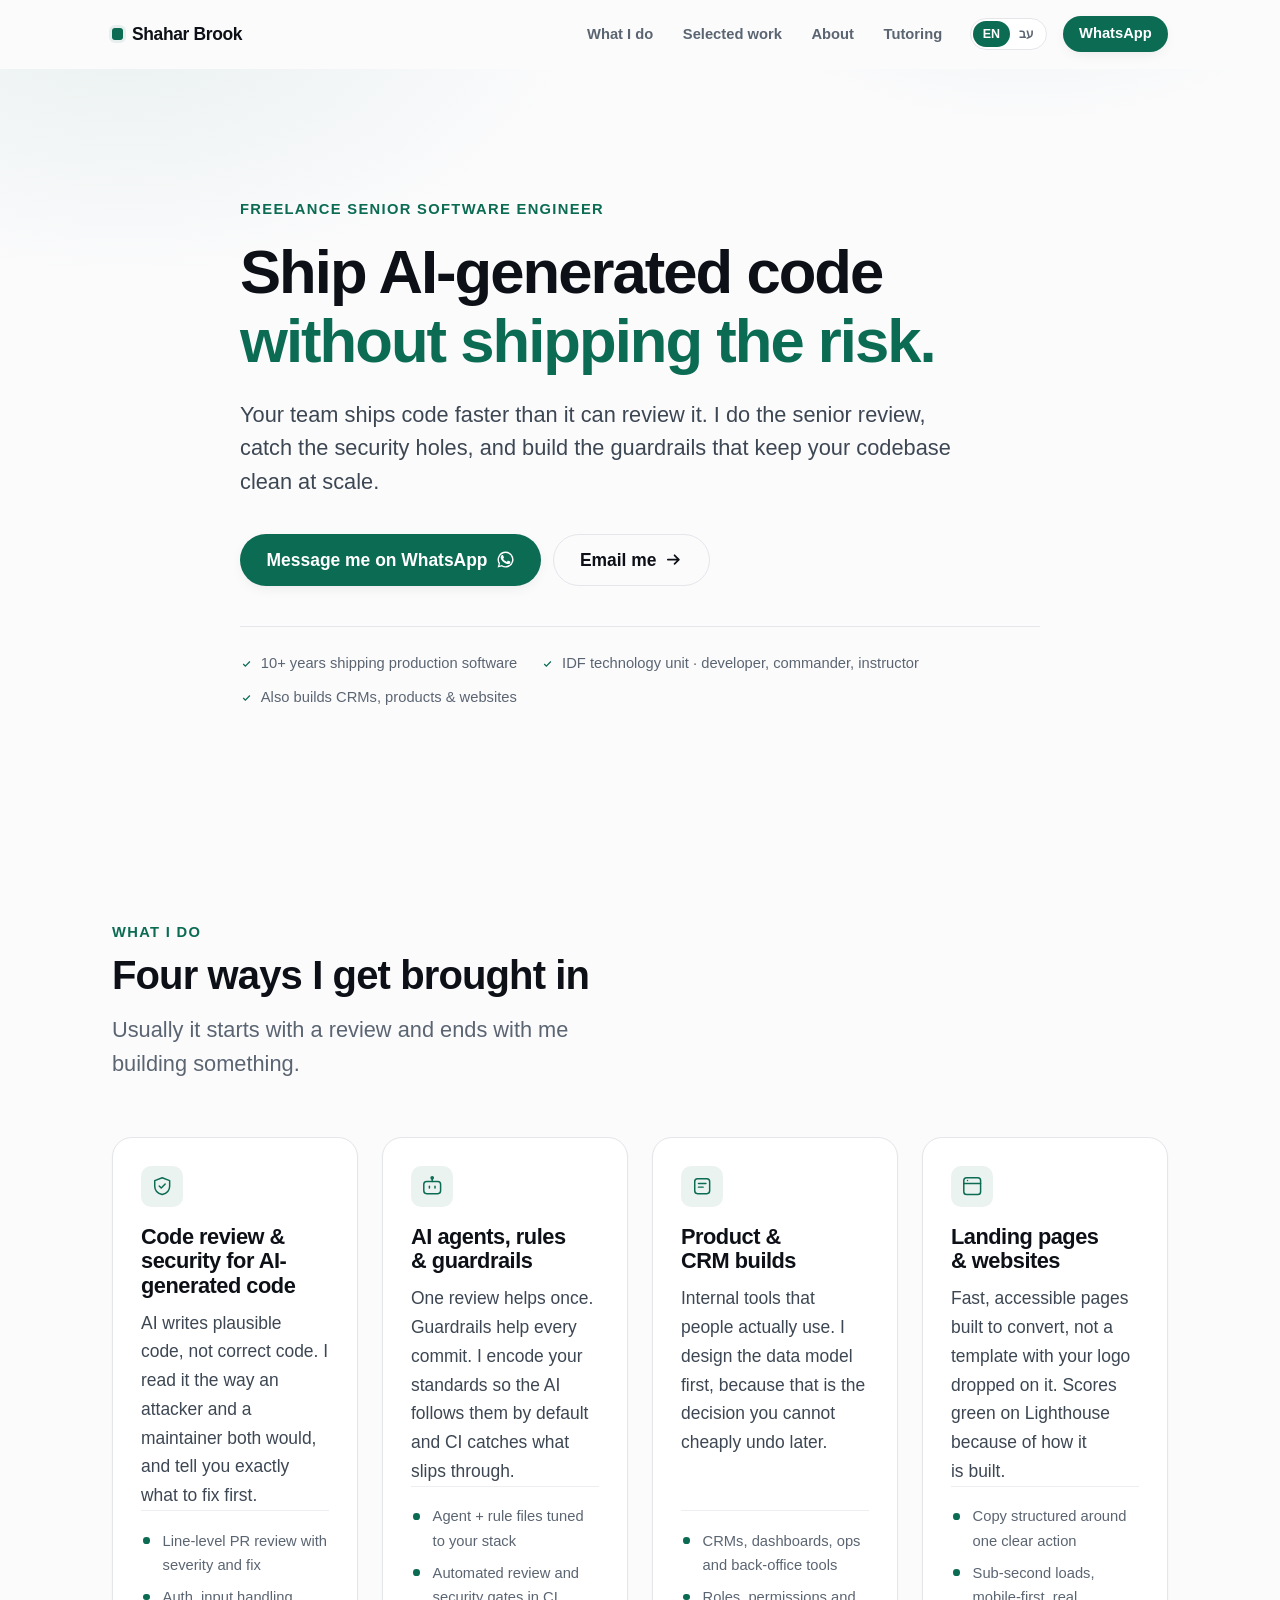
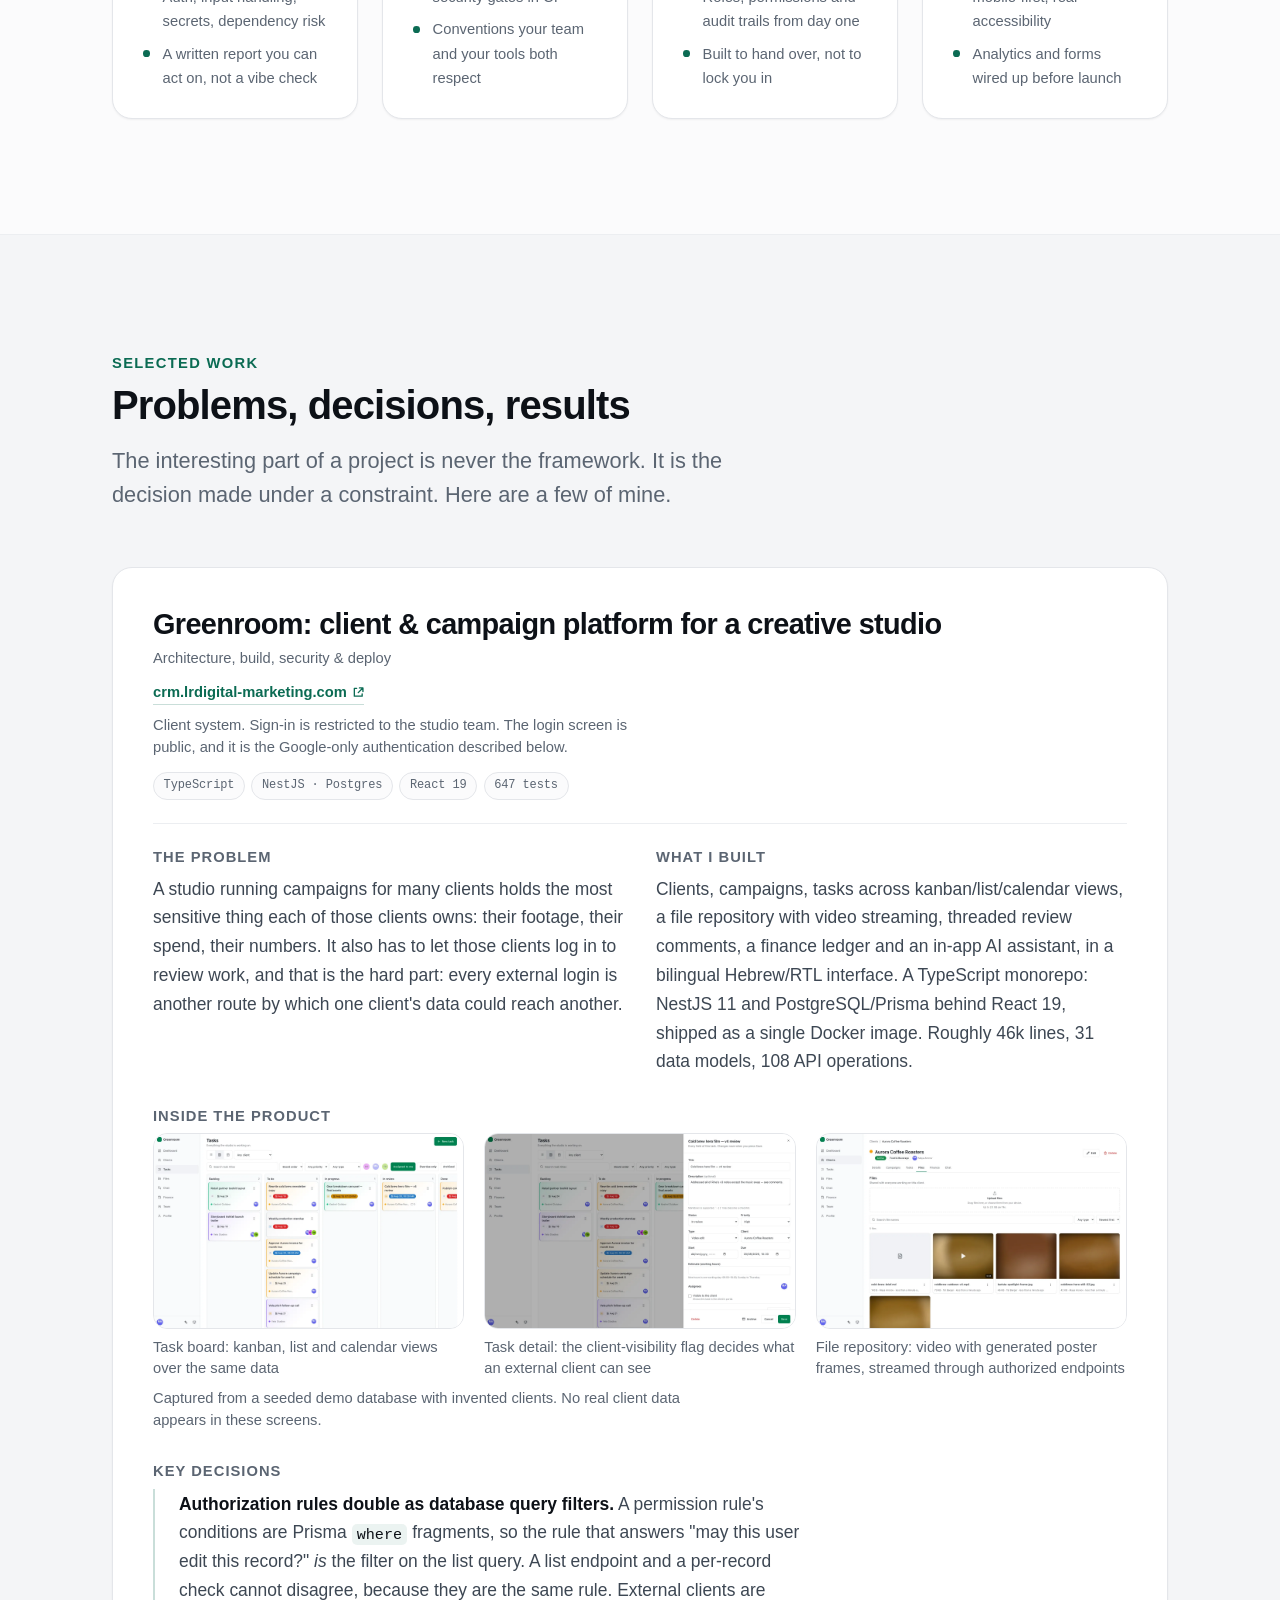
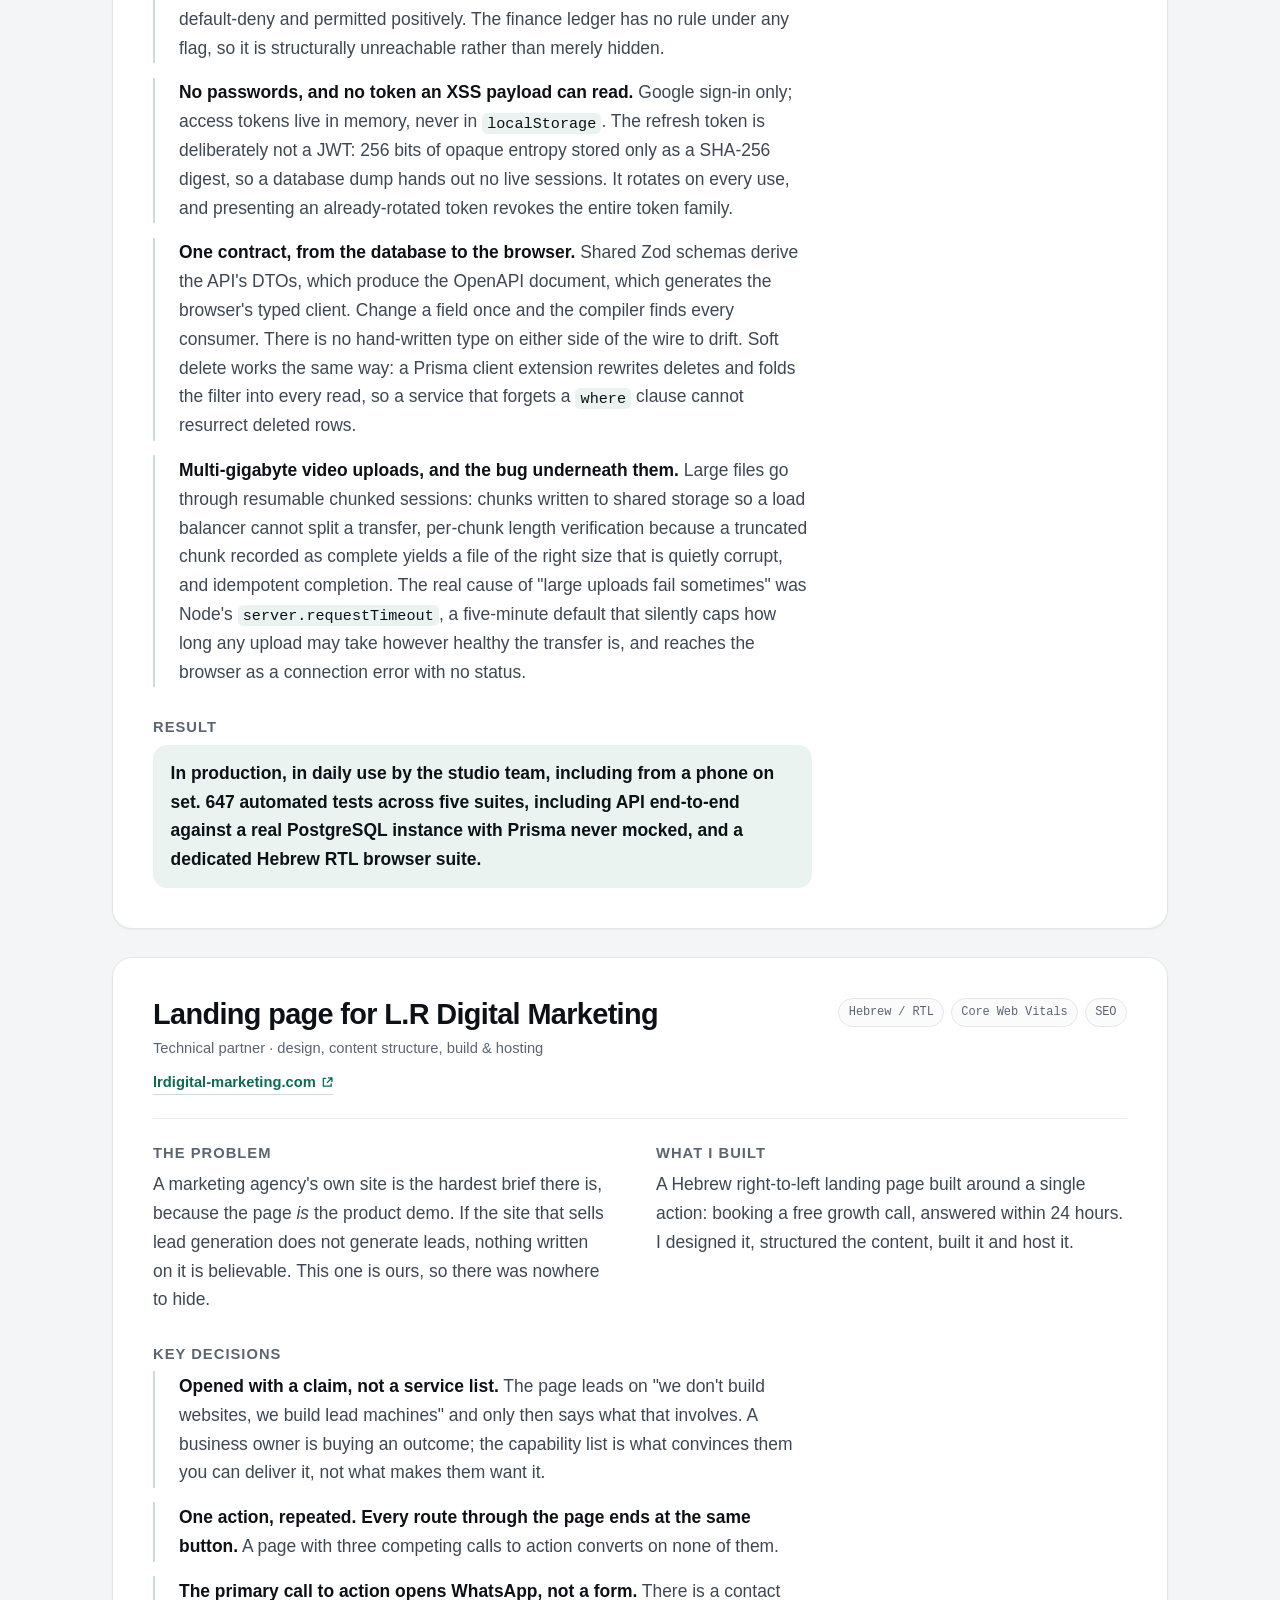
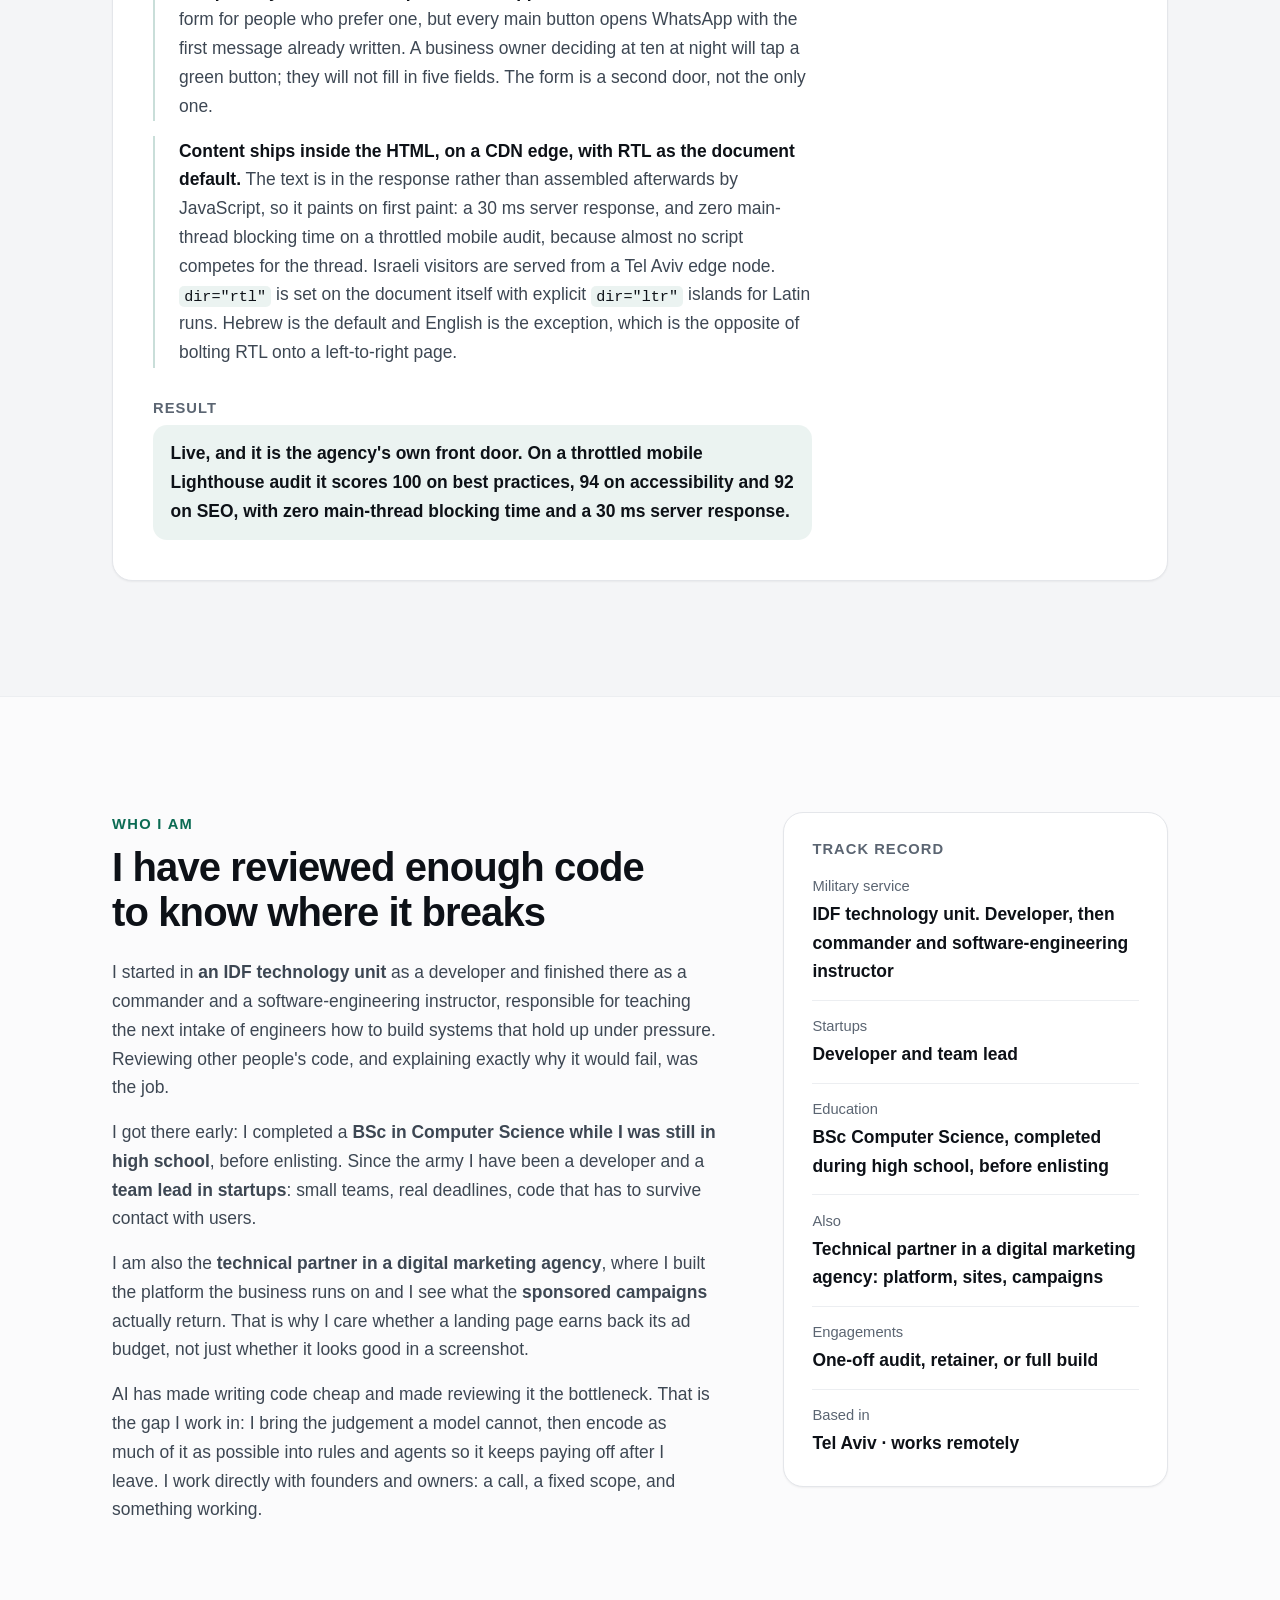
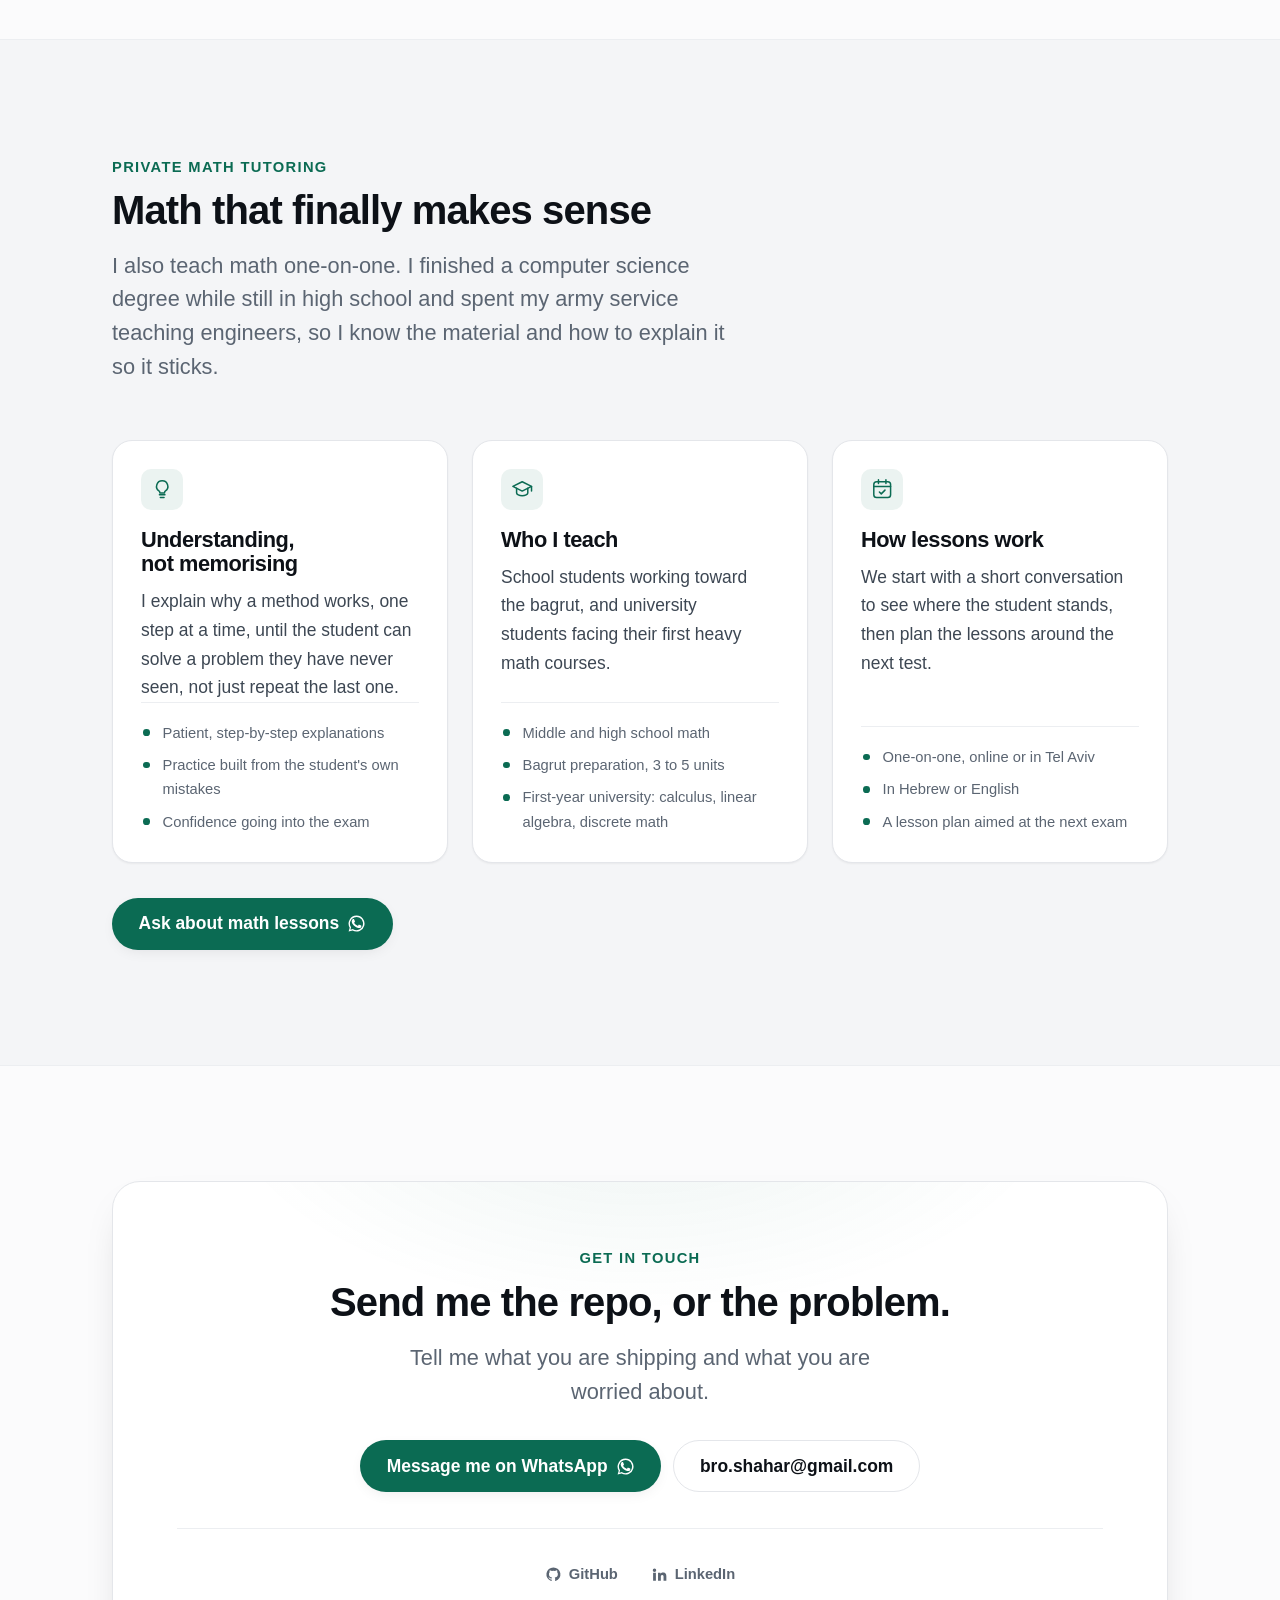
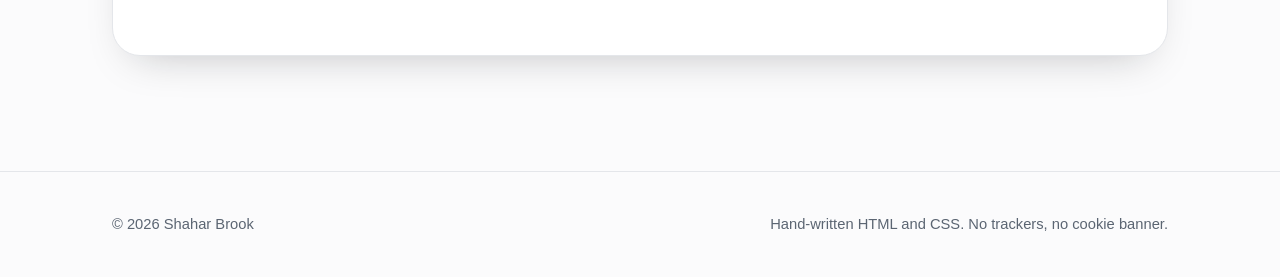
<file: index.html>
<!doctype html>
<!-- The lang/dir on <html> are the master switch for the whole site.
     They are set before first paint by the inline script below. -->
<html lang="en" dir="ltr">
<head>
<meta charset="utf-8">
<meta name="viewport" content="width=device-width, initial-scale=1">

<!-- ==========================================================================
     SEO / SOCIAL: CUSTOMIZE
     The Hebrew title/description live in assets/js/main.js (LANG_META) and are
     swapped in when the visitor switches language.
     ========================================================================== -->
<title>Shahar Brook | Ship AI-generated code safely</title>
<meta name="description" content="Senior engineer helping teams ship AI-generated code safely: code review, security checks, and the agents and guardrails that keep a codebase clean. Also builds CRMs, products and landing pages.">
<link rel="canonical" href="https://shaharbrook.github.io/">
<link rel="alternate" hreflang="en" href="https://shaharbrook.github.io/?lang=en">
<link rel="alternate" hreflang="he" href="https://shaharbrook.github.io/?lang=he">
<link rel="alternate" hreflang="x-default" href="https://shaharbrook.github.io/">

<meta property="og:type" content="website">
<meta property="og:url" content="https://shaharbrook.github.io/">
<meta property="og:title" content="Shahar Brook | Ship AI-generated code safely">
<meta property="og:description" content="Senior code review, security checks and guardrails for AI-generated code. Plus full product, CRM and website builds.">
<meta property="og:image" content="https://shaharbrook.github.io/assets/img/og.png">
<meta name="twitter:card" content="summary_large_image">

<meta name="theme-color" content="#0c1116" media="(prefers-color-scheme: dark)">
<meta name="theme-color" content="#fbfbfc" media="(prefers-color-scheme: light)">

<link rel="icon" href="assets/img/favicon.svg" type="image/svg+xml">
<link rel="stylesheet" href="assets/css/styles.css">

<!-- ==========================================================================
     Runs before first paint, so the page never flashes the wrong language or
     the wrong text direction.

     Priority: ?lang= in the URL  >  saved choice  >  browser language  >  English.
     ========================================================================== -->
<script>
(function () {
  var root = document.documentElement;

  // Scroll-reveal opt-in. The load handler is a failsafe: if main.js fails to
  // load, we drop the flag so nothing is left invisible.
  root.classList.add('js');
  addEventListener('load', function () {
    if (!window.__revealReady) root.classList.remove('js');
  });

  var q = (location.search.match(/[?&]lang=(en|he)\b/) || [])[1];
  var saved = null;
  try { saved = localStorage.getItem('lang'); } catch (e) { /* private mode */ }
  var browser = (navigator.language || '').toLowerCase();

  var lang = q || saved || (browser.indexOf('he') === 0 ? 'he' : 'en');
  root.lang = lang;
  root.dir = lang === 'he' ? 'rtl' : 'ltr';
})();
</script>
</head>

<body>
<a class="skip-link" href="#main" lang="en">Skip to content</a>
<a class="skip-link" href="#main" lang="he">דילוג לתוכן</a>

<!-- ==========================================================================
     HEADER
     ========================================================================== -->
<header class="site-header" id="top">
  <div class="container header-inner">
    <a class="wordmark" href="#top">
      <span class="wordmark-mark" aria-hidden="true"></span>
      <span lang="en">Shahar&nbsp;Brook</span>
      <span lang="he">שחר&nbsp;ברוק</span>
    </a>

    <nav class="site-nav" aria-label="Primary">
      <ul>
        <li><a href="#services" lang="en">What I do</a><a href="#services" lang="he">מה אני עושה</a></li>
        <li><a href="#work" lang="en">Selected work</a><a href="#work" lang="he">עבודות נבחרות</a></li>
        <li><a href="#about" lang="en">About</a><a href="#about" lang="he">מי אני</a></li>
        <li><a href="#tutoring" lang="en">Tutoring</a><a href="#tutoring" lang="he">שיעורי מתמטיקה</a></li>
      </ul>
    </nav>

    <!-- Language switch. Real links, so they work with JavaScript disabled;
         main.js intercepts the click and swaps in place instead of reloading. -->
    <div class="lang-switch" role="group" aria-label="Language / שפה">
      <a class="lang-btn" href="?lang=en" data-lang="en" hreflang="en" lang="en">EN</a>
      <a class="lang-btn" href="?lang=he" data-lang="he" hreflang="he" lang="he">עב</a>
    </div>

    <!-- Header CTA goes straight to WhatsApp: one tap from any scroll position. -->
    <a class="btn btn-sm btn-primary header-cta" href="https://wa.me/972544994592?text=Hi%20Shahar%2C%20I%20found%20your%20site.%20What%20I%20need%20help%20with%3A" lang="en">WhatsApp</a>
    <a class="btn btn-sm btn-primary header-cta" href="https://wa.me/972544994592?text=%D7%94%D7%99%D7%99%20%D7%A9%D7%97%D7%A8%2C%20%D7%94%D7%92%D7%A2%D7%AA%D7%99%20%D7%9E%D7%94%D7%90%D7%AA%D7%A8.%20%D7%9E%D7%94%20%D7%A9%D7%90%D7%A0%D7%99%20%D7%A6%D7%A8%D7%99%D7%9A%3A" lang="he">וואטסאפ</a>
  </div>
</header>

<main id="main">

  <!-- ========================================================================
       1. HERO
       The headline leads with the outcome, not the job title.
       Every block below exists twice: lang="en" and lang="he". CSS hides
       whichever one does not match <html lang>. Keep them next to each other.
       ======================================================================== -->
  <section class="hero">
    <div class="container hero-inner">
      <p class="eyebrow" lang="en">Freelance senior software engineer</p>
      <p class="eyebrow" lang="he">מהנדס תוכנה בכיר · פרילנס</p>

      <!-- Two block lines rather than a hard <br>, so each half can wrap on
           its own on a narrow phone. The nowrap span stops "AI-generated"
           breaking after the hyphen. -->
      <h1 class="hero-title" lang="en">
        <span class="hero-line">Ship <span class="nowrap">AI-generated</span> code</span>
        <span class="hero-line accent-text">without shipping the risk.</span>
      </h1>
      <h1 class="hero-title" lang="he">
        <span class="hero-line">קוד שנכתב ב־AI</span>
        <span class="hero-line accent-text">בלי הסיכון שבא איתו.</span>
      </h1>

      <!-- One sentence. Resist adding a second; this is the line that has to
           land in the first few seconds. -->
      <p class="hero-sub" lang="en">
        Your team ships code faster than it can review it. I do the senior review, catch
        the security holes, and build the guardrails that keep your codebase clean at scale.
      </p>
      <p class="hero-sub" lang="he">
        הצוות שלכם כותב קוד מהר יותר משהוא מספיק לבדוק אותו. אני עושה את ה־review הבכיר,
        מוצא את חורי האבטחה, ובונה את מנגנוני הבקרה ששומרים על הקוד נקי גם כשגדלים.
      </p>

      <div class="hero-actions">
        <!-- PRIMARY CTA: WhatsApp. Lowest-friction channel for this market:
             one tap on a phone and the conversation has already started.
             CUSTOMIZE: the number lives in the wa.me/ URL, international
             format, no "+" and no leading zero (Israel = 972...). -->
        <a class="btn btn-primary btn-lg" href="https://wa.me/972544994592?text=Hi%20Shahar%2C%20I%20found%20your%20site.%20What%20I%20need%20help%20with%3A" lang="en">
          Message me on WhatsApp
          <svg class="btn-icon" viewBox="0 0 24 24" fill="currentColor" aria-hidden="true"><path d="M12 2a10 10 0 0 0-8.6 15.1L2 22l5-1.3A10 10 0 1 0 12 2Zm0 18.2a8.2 8.2 0 0 1-4.3-1.2l-.3-.2-3.1.8.8-3-.2-.3A8.2 8.2 0 1 1 12 20.2Z"/><path d="M17.5 14.4c-.3-.2-1.8-.9-2.1-1-.3-.1-.5-.2-.7.1-.2.3-.8 1-.9 1.2-.2.2-.3.2-.6.1-.3-.2-1.3-.5-2.4-1.5-.9-.8-1.5-1.8-1.7-2.1-.2-.3 0-.5.1-.6l.4-.5c.1-.2.2-.3.3-.5.1-.2 0-.4 0-.5 0-.1-.7-1.6-.9-2.2-.2-.6-.5-.5-.7-.5h-.6c-.2 0-.5.1-.8.4-.3.3-1 1-1 2.5s1.1 2.9 1.2 3.1c.1.2 2.1 3.2 5.1 4.5.7.3 1.3.5 1.7.6.7.2 1.4.2 1.9.1.6-.1 1.8-.7 2-1.4.2-.7.2-1.3.2-1.4-.1-.2-.3-.2-.5-.4Z"/></svg>
        </a>
        <a class="btn btn-primary btn-lg" href="https://wa.me/972544994592?text=%D7%94%D7%99%D7%99%20%D7%A9%D7%97%D7%A8%2C%20%D7%94%D7%92%D7%A2%D7%AA%D7%99%20%D7%9E%D7%94%D7%90%D7%AA%D7%A8.%20%D7%9E%D7%94%20%D7%A9%D7%90%D7%A0%D7%99%20%D7%A6%D7%A8%D7%99%D7%9A%3A" lang="he">
          דברו איתי בוואטסאפ
          <svg class="btn-icon" viewBox="0 0 24 24" fill="currentColor" aria-hidden="true"><path d="M12 2a10 10 0 0 0-8.6 15.1L2 22l5-1.3A10 10 0 1 0 12 2Zm0 18.2a8.2 8.2 0 0 1-4.3-1.2l-.3-.2-3.1.8.8-3-.2-.3A8.2 8.2 0 1 1 12 20.2Z"/><path d="M17.5 14.4c-.3-.2-1.8-.9-2.1-1-.3-.1-.5-.2-.7.1-.2.3-.8 1-.9 1.2-.2.2-.3.2-.6.1-.3-.2-1.3-.5-2.4-1.5-.9-.8-1.5-1.8-1.7-2.1-.2-.3 0-.5.1-.6l.4-.5c.1-.2.2-.3.3-.5.1-.2 0-.4 0-.5 0-.1-.7-1.6-.9-2.2-.2-.6-.5-.5-.7-.5h-.6c-.2 0-.5.1-.8.4-.3.3-1 1-1 2.5s1.1 2.9 1.2 3.1c.1.2 2.1 3.2 5.1 4.5.7.3 1.3.5 1.7.6.7.2 1.4.2 1.9.1.6-.1 1.8-.7 2-1.4.2-.7.2-1.3.2-1.4-.1-.2-.3-.2-.5-.4Z"/></svg>
        </a>

        <!-- SECONDARY CTA: email, for anyone who wants to send detail. -->
        <a class="btn btn-ghost btn-lg" href="mailto:bro.shahar@gmail.com?subject=Project%20enquiry" lang="en">
          Email me
          <svg class="btn-icon btn-icon-arrow" viewBox="0 0 20 20" aria-hidden="true"><path d="M4 10h11M11 5.5 15.5 10 11 14.5" fill="none" stroke="currentColor" stroke-width="1.8" stroke-linecap="round" stroke-linejoin="round"/></svg>
        </a>
        <a class="btn btn-ghost btn-lg" href="mailto:bro.shahar@gmail.com?subject=%D7%A4%D7%A0%D7%99%D7%99%D7%94%20%D7%9E%D7%94%D7%90%D7%AA%D7%A8" lang="he">
          שלחו לי מייל
          <svg class="btn-icon btn-icon-arrow" viewBox="0 0 20 20" aria-hidden="true"><path d="M4 10h11M11 5.5 15.5 10 11 14.5" fill="none" stroke="currentColor" stroke-width="1.8" stroke-linecap="round" stroke-linejoin="round"/></svg>
        </a>
      </div>

      <!-- Credibility strip. Three short proof points, no fluff. The third one
           is doing real work: it tells a founder who needs a whole product
           built that they are also in the right place. -->
      <ul class="hero-proof">
        <li lang="en">10+ years shipping production software</li>
        <li lang="he">מעל 10 שנות פיתוח במערכות פרודקשן</li>
        <li lang="en">IDF technology unit · developer, commander, instructor</li>
        <li lang="he">יחידה טכנולוגית בצה״ל · מפתח, מפקד ומדריך</li>
        <li lang="en">Also builds CRMs, products &amp; websites</li>
        <li lang="he">בונה גם CRM, מוצרים ואתרים</li>
      </ul>
    </div>
  </section>

  <!-- ========================================================================
       2. WHAT I DO
       Four services. Each is one outcome sentence + three concrete deliverables.
       To add a service, copy one <article class="card reveal"> block, and remember
       to copy both the lang="en" and lang="he" lines inside it.
       ======================================================================== -->
  <section class="section" id="services">
    <div class="container">
      <header class="section-head">
        <p class="eyebrow" lang="en">What I do</p>
        <p class="eyebrow" lang="he">מה אני עושה</p>

        <h2 class="section-title" lang="en">Four ways I get brought in</h2>
        <h2 class="section-title" lang="he">ארבע דרכים שבהן אני נכנס לתמונה</h2>

        <p class="section-lead" lang="en">Usually it starts with a review and ends with me building something.</p>
        <p class="section-lead" lang="he">בדרך כלל זה מתחיל ב־review ונגמר בזה שאני בונה משהו.</p>
      </header>

      <div class="grid grid-services">

        <article class="card reveal">
          <span class="card-icon" aria-hidden="true">
            <svg viewBox="0 0 24 24" fill="none" stroke="currentColor" stroke-width="1.6" stroke-linecap="round" stroke-linejoin="round"><path d="M12 3 4 6v6c0 4.2 3.1 7.6 8 9 4.9-1.4 8-4.8 8-9V6l-8-3Z"/><path d="m8.8 11.8 2.2 2.2 4.2-4.4"/></svg>
          </span>
          <h3 class="card-title" lang="en">Code review &amp; security for AI-generated code</h3>
          <h3 class="card-title" lang="he">Review ואבטחה לקוד שנכתב ב־AI</h3>

          <p class="card-body" lang="en">
            AI writes plausible code, not correct code. I read it the way an attacker
            and a maintainer both would, and tell you exactly what to fix first.
          </p>
          <p class="card-body" lang="he">
            AI כותב קוד שנראה נכון, לא קוד שהוא נכון. אני קורא אותו גם כמי שתוקף אותו
            וגם כמי שיתחזק אותו, ואומר לכם בדיוק מה לתקן קודם.
          </p>

          <ul class="card-list">
            <li lang="en">Line-level PR review with severity and fix</li>
            <li lang="he">Review ברמת השורה, עם חומרה ותיקון</li>
            <li lang="en">Auth, input handling, secrets, dependency risk</li>
            <li lang="he">הרשאות, טיפול בקלט, סודות וסיכוני תלויות</li>
            <li lang="en">A written report you can act on, not a vibe check</li>
            <li lang="he">דוח כתוב שאפשר לפעול לפיו, לא תחושת בטן</li>
          </ul>
        </article>

        <article class="card reveal">
          <span class="card-icon" aria-hidden="true">
            <svg viewBox="0 0 24 24" fill="none" stroke="currentColor" stroke-width="1.6" stroke-linecap="round" stroke-linejoin="round"><rect x="3" y="7" width="18" height="13" rx="3"/><path d="M9 12v2M15 12v2M12 3v4"/><circle cx="12" cy="3" r="1.2"/></svg>
          </span>
          <h3 class="card-title" lang="en">AI agents, rules &amp; guardrails</h3>
          <h3 class="card-title" lang="he">סוכני AI, חוקים ומעקות בטיחות</h3>

          <p class="card-body" lang="en">
            One review helps once. Guardrails help every commit. I encode your standards
            so the AI follows them by default and CI catches what slips through.
          </p>
          <p class="card-body" lang="he">
            Review אחד עוזר פעם אחת. מעקות עוזרים בכל commit. אני מקודד את הסטנדרטים
            שלכם כך שה־AI עוקב אחריהם כברירת מחדל, וה־CI תופס את מה שמחליק.
          </p>

          <ul class="card-list">
            <li lang="en">Agent + rule files tuned to your stack</li>
            <li lang="he">קבצי agent ו־rules מותאמים ל־stack שלכם</li>
            <li lang="en">Automated review and security gates in CI</li>
            <li lang="he">שערי review ואבטחה אוטומטיים ב־CI</li>
            <li lang="en">Conventions your team and your tools both respect</li>
            <li lang="he">קונבנציות שגם הצוות וגם הכלים מכבדים</li>
          </ul>
        </article>

        <article class="card reveal">
          <span class="card-icon" aria-hidden="true">
            <svg viewBox="0 0 24 24" fill="none" stroke="currentColor" stroke-width="1.6" stroke-linecap="round" stroke-linejoin="round"><path d="M4 7a3 3 0 0 1 3-3h10a3 3 0 0 1 3 3v10a3 3 0 0 1-3 3H7a3 3 0 0 1-3-3Z"/><path d="M8 9h8M8 13h5"/></svg>
          </span>
          <h3 class="card-title" lang="en">Product &amp; CRM builds</h3>
          <h3 class="card-title" lang="he">מוצרים ומערכות CRM</h3>

          <p class="card-body" lang="en">
            Internal tools that people actually use. I design the data model first,
            because that is the decision you cannot cheaply undo later.
          </p>
          <p class="card-body" lang="he">
            כלים פנימיים שאנשים באמת משתמשים בהם. אני מתחיל ממודל הנתונים, כי זו
            ההחלטה שהכי יקר לשנות אחר כך.
          </p>

          <ul class="card-list">
            <li lang="en">CRMs, dashboards, ops and back-office tools</li>
            <li lang="he">CRM, דשבורדים וכלי תפעול</li>
            <li lang="en">Roles, permissions and audit trails from day one</li>
            <li lang="he">תפקידים, הרשאות ו־audit trail מהיום הראשון</li>
            <li lang="en">Built to hand over, not to lock you in</li>
            <li lang="he">בנוי כדי להימסר, לא כדי לנעול אתכם</li>
          </ul>
        </article>

        <article class="card reveal">
          <span class="card-icon" aria-hidden="true">
            <svg viewBox="0 0 24 24" fill="none" stroke="currentColor" stroke-width="1.6" stroke-linecap="round" stroke-linejoin="round"><path d="M3 6a3 3 0 0 1 3-3h12a3 3 0 0 1 3 3v12a3 3 0 0 1-3 3H6a3 3 0 0 1-3-3Z"/><path d="M3 9h18"/><path d="M7 6.01v.01"/></svg>
          </span>
          <h3 class="card-title" lang="en">Landing pages &amp; websites</h3>
          <h3 class="card-title" lang="he">דפי נחיתה ואתרים</h3>

          <p class="card-body" lang="en">
            Fast, accessible pages built to convert, not a template with your logo
            dropped on it. Scores green on Lighthouse because of how it is built.
          </p>
          <p class="card-body" lang="he">
            דפים מהירים ונגישים שבנויים להמיר, לא תבנית עם הלוגו שלכם עליה.
            ירוק ב־Lighthouse בזכות איך שהם בנויים.
          </p>

          <ul class="card-list">
            <li lang="en">Copy structured around one clear action</li>
            <li lang="he">תוכן שבנוי סביב פעולה אחת ברורה</li>
            <li lang="en">Sub-second loads, mobile-first, real accessibility</li>
            <li lang="he">טעינה מתחת לשנייה, mobile-first, נגישות אמיתית</li>
            <li lang="en">Analytics and forms wired up before launch</li>
            <li lang="he">אנליטיקס וטפסים מחוברים עוד לפני העלייה לאוויר</li>
          </ul>
        </article>

      </div>
    </div>
  </section>

  <!-- ========================================================================
       3. SELECTED WORK: the most important section
       Each case study follows the same four beats: Problem, Built, Decisions, Result.
       TO ADD A PROJECT: copy one whole <article class="case reveal"> block.
       Nothing else needs to change; the layout handles any number of cards.
       ======================================================================== -->
  <section class="section section-alt" id="work">
    <div class="container">
      <header class="section-head">
        <p class="eyebrow" lang="en">Selected work</p>
        <p class="eyebrow" lang="he">עבודות נבחרות</p>

        <h2 class="section-title" lang="en">Problems, decisions, results</h2>
        <h2 class="section-title" lang="he">בעיות, החלטות, תוצאות</h2>

        <p class="section-lead" lang="en">
          The interesting part of a project is never the framework. It is the decision
          made under a constraint. Here are a few of mine.
        </p>
        <p class="section-lead" lang="he">
          החלק המעניין בפרויקט הוא אף פעם לא ה־framework. הוא ההחלטה שהתקבלה תחת אילוץ.
          הנה כמה משלי.
        </p>
      </header>

      <div class="cases">

        <!-- ---------------- CASE STUDY 1: GREENROOM ----------------
             Written from greenroom-case-study.md. Every claim here is checkable
             against the repo, so keep it that way. The three code-level claims
             (CASL conditions as Prisma where fragments, opaque rotating refresh
             tokens, Zod->OpenAPI->client) are the ones a technical founder will
             probe, and they are the reason this card sells the review service.
             ---------------------------------------------------------- -->
        <article class="case reveal">
          <div class="case-head">
            <div>
              <h3 class="case-title" lang="en">Greenroom: client &amp; campaign platform for a creative studio</h3>
              <h3 class="case-title" lang="he">Greenroom: פלטפורמת לקוחות וקמפיינים לסטודיו יצירתי</h3>
              <p class="case-role" lang="en">Architecture, build, security &amp; deploy</p>
              <p class="case-role" lang="he">ארכיטקטורה, פיתוח, אבטחה והעלאה לאוויר</p>
              <a class="case-link" href="https://crm.lrdigital-marketing.com/" target="_blank" rel="noopener" lang="en">
                crm.lrdigital-marketing.com <svg viewBox="0 0 16 16" fill="none" stroke="currentColor" stroke-width="1.7" stroke-linecap="round" stroke-linejoin="round" aria-hidden="true"><path d="M6 3H3v10h10v-3M9.5 2.5H14V7M13.5 3 8 8.5"/></svg>
              </a>
              <a class="case-link" href="https://crm.lrdigital-marketing.com/" target="_blank" rel="noopener" lang="he">
                crm.lrdigital-marketing.com <svg viewBox="0 0 16 16" fill="none" stroke="currentColor" stroke-width="1.7" stroke-linecap="round" stroke-linejoin="round" aria-hidden="true"><path d="M6 3H3v10h10v-3M9.5 2.5H14V7M13.5 3 8 8.5"/></svg>
              </a>
              <!-- The app is gated, so say so. The sign-in screen is not a dead
                   end: it is the one publicly checkable proof of the Google-only
                   auth claimed in the decisions below. -->
              <p class="case-note" lang="en">
                Client system. Sign-in is restricted to the studio team. The login screen is
                public, and it is the Google-only authentication described below.
              </p>
              <p class="case-note" lang="he">
                מערכת של לקוח. ההתחברות מוגבלת לצוות הסטודיו. מסך ההתחברות פתוח לכולם, והוא
                בדיוק אימות ה־Google הבלעדי שמתואר למטה.
              </p>
            </div>
            <ul class="tags" aria-label="Technologies">
              <li class="tag">TypeScript</li>
              <li class="tag">NestJS · Postgres</li>
              <li class="tag">React 19</li>
              <li class="tag">647 tests</li>
            </ul>
          </div>

          <div class="case-grid">
            <div class="case-block">
              <h4 class="case-label" lang="en">The problem</h4>
              <h4 class="case-label" lang="he">הבעיה</h4>
              <p lang="en">
                A studio running campaigns for many clients holds the most sensitive thing each
                of those clients owns: their footage, their spend, their numbers. It also has
                to let those clients log in to review work, and that is the hard part: every
                external login is another route by which one client's data could reach another.
              </p>
              <p lang="he">
                סטודיו שמנהל קמפיינים לכמה לקוחות מחזיק בדבר הרגיש ביותר שיש לכל אחד מהם:
                החומרים, התקציב והמספרים שלו. הוא גם צריך לתת לאותם לקוחות להיכנס ולאשר
                עבודות, וזה החלק הקשה: כל התחברות חיצונית היא עוד דרך שבה נתונים של לקוח אחד
                עלולים להגיע לאחר.
              </p>
            </div>

            <div class="case-block">
              <h4 class="case-label" lang="en">What I built</h4>
              <h4 class="case-label" lang="he">מה בניתי</h4>
              <p lang="en">
                Clients, campaigns, tasks across kanban/list/calendar views, a file repository
                with video streaming, threaded review comments, a finance ledger and an in-app
                AI assistant, in a bilingual Hebrew/RTL interface. A TypeScript monorepo:
                NestJS 11 and PostgreSQL/Prisma behind React 19, shipped as a single Docker
                image. Roughly 46k lines, 31 data models, 108 API operations.
              </p>
              <p lang="he">
                לקוחות, קמפיינים, משימות בתצוגות קנבן/רשימה/לוח שנה, מאגר קבצים עם סטרימינג
                וידאו, שרשורי הערות, ספר חשבונות פיננסי ועוזר AI מוטמע, בממשק דו־לשוני
                בעברית ובכתיב מימין לשמאל. מונורפו ב־TypeScript: NestJS 11 ו־PostgreSQL/Prisma
                מאחורי React 19, נשלח כאימג' Docker אחד. כ־46 אלף שורות, 31 מודלי נתונים,
                108 פעולות API.
              </p>
            </div>

            <!-- Screenshots captured from a seeded demo database with invented clients
                 (Aurora Coffee Roasters, Kestrel Outdoor, Vela Studios) on
                 example.com addresses. No real client data appears.
                 Regenerate: see README "Adding the Greenroom screenshots". -->
            <div class="case-block case-block-wide">
              <h4 class="case-label" lang="en">Inside the product</h4>
              <h4 class="case-label" lang="he">מבט מבפנים</h4>

              <ul class="shots">
                <li>
                  <a class="shot" href="assets/img/greenroom-board.webp" target="_blank" rel="noopener">
                    <img src="assets/img/greenroom-board.webp" width="1600" height="1000"
                         loading="lazy" decoding="async"
                         alt="Greenroom task board with cards in Backlog, To do, In progress, In review and Done columns, each showing its client, due date, priority and assignees.">
                  </a>
                  <p class="shot-cap" lang="en">Task board: kanban, list and calendar views over the same data</p>
                  <p class="shot-cap" lang="he">לוח משימות: תצוגות קנבן, רשימה ולוח שנה על אותם נתונים</p>
                </li>
                <li>
                  <a class="shot" href="assets/img/greenroom-task.webp" target="_blank" rel="noopener">
                    <img src="assets/img/greenroom-task.webp" width="1600" height="1000"
                         loading="lazy" decoding="async"
                         alt="Task detail panel showing status, priority, type, client, start and due dates, assignees, and a checkbox labelled Visible to the client.">
                  </a>
                  <p class="shot-cap" lang="en">Task detail: the client-visibility flag decides what an external client can see</p>
                  <p class="shot-cap" lang="he">פרטי משימה: דגל הנראות ללקוח קובע מה לקוח חיצוני יכול לראות</p>
                </li>
                <li>
                  <a class="shot" href="assets/img/greenroom-files.webp" target="_blank" rel="noopener">
                    <img src="assets/img/greenroom-files.webp" width="1600" height="1000"
                         loading="lazy" decoding="async"
                         alt="Client file repository showing a markdown brief, a video with a generated poster frame and duration badge, and image thumbnails.">
                  </a>
                  <p class="shot-cap" lang="en">File repository: video with generated poster frames, streamed through authorized endpoints</p>
                  <p class="shot-cap" lang="he">מאגר קבצים: וידאו עם פריימים שנוצרו אוטומטית, בסטרימינג דרך נקודות קצה מאובטחות</p>
                </li>
              </ul>

              <p class="case-note" lang="en">
                Captured from a seeded demo database with invented clients. No real client
                data appears in these screens.
              </p>
              <p class="case-note" lang="he">
                צולם ממסד נתונים דמו עם לקוחות מומצאים. שום מידע אמיתי של לקוח לא מופיע
                במסכים האלה.
              </p>
            </div>


            <div class="case-block case-block-wide">
              <h4 class="case-label" lang="en">Key decisions</h4>
              <h4 class="case-label" lang="he">ההחלטות המרכזיות</h4>
              <ul class="case-decisions">
                <li lang="en">
                  <strong>Authorization rules double as database query filters.</strong>
                  A permission rule's conditions are Prisma <code>where</code> fragments, so the
                  rule that answers "may this user edit this record?" <em>is</em> the filter on
                  the list query. A list endpoint and a per-record check cannot disagree, because
                  they are the same rule. External clients are default-deny and permitted
                  positively. The finance ledger has no rule under any flag, so it is
                  structurally unreachable rather than merely hidden.
                </li>
                <li lang="he">
                  <strong>כללי ההרשאות משמשים גם כמסנני שאילתות במסד הנתונים.</strong>
                  התנאים של כלל הרשאה הם קטעי <code>where</code> של Prisma, כך שהכלל שעונה על
                  "האם המשתמש הזה יכול לערוך את הרשומה?" <em>הוא</em> המסנן של שאילתת הרשימה.
                  בדיקה נקודתית ורשימה לא יכולות לסתור זו את זו, כי הן אותו כלל. לקוחות
                  חיצוניים חסומים כברירת מחדל ומקבלים היתרים מפורשים בלבד. לספר החשבונות אין
                  כלל באף דגל, ולכן הוא בלתי נגיש מבנית ולא רק מוסתר.
                </li>
                <li lang="en">
                  <strong>No passwords, and no token an XSS payload can read.</strong>
                  Google sign-in only; access tokens live in memory, never in
                  <code>localStorage</code>. The refresh token is deliberately not a JWT: 256
                  bits of opaque entropy stored only as a SHA-256 digest, so a database dump
                  hands out no live sessions. It rotates on every use, and presenting an
                  already-rotated token revokes the entire token family.
                </li>
                <li lang="he">
                  <strong>בלי סיסמאות, ובלי טוקן שקוד XSS יכול לקרוא.</strong>
                  התחברות דרך Google בלבד; טוקני הגישה נשמרים בזיכרון, לא ב־<code>localStorage</code>.
                  טוקן הרענון הוא בכוונה לא JWT: 256 ביט של אנטרופיה אטומה שנשמרת רק כתקציר
                  SHA-256, כך שהדלפת מסד נתונים לא מחלקת סשנים חיים. הוא מתחלף בכל שימוש,
                  והצגה של טוקן שכבר הוחלף מבטלת את כל משפחת הטוקנים.
                </li>
                <li lang="en">
                  <strong>One contract, from the database to the browser.</strong>
                  Shared Zod schemas derive the API's DTOs, which produce the OpenAPI document,
                  which generates the browser's typed client. Change a field once and the
                  compiler finds every consumer. There is no hand-written type on either side
                  of the wire to drift. Soft delete works the same way: a Prisma client
                  extension rewrites deletes and folds the filter into every read, so a service
                  that forgets a <code>where</code> clause cannot resurrect deleted rows.
                </li>
                <li lang="he">
                  <strong>חוזה אחד, ממסד הנתונים ועד לדפדפן.</strong>
                  סכמות Zod משותפות מגדירות את ה־DTOs של ה־API, שמייצרים את מסמך ה־OpenAPI,
                  שממנו נוצר קליינט מוטיפס לדפדפן. משנים שדה פעם אחת והקומפיילר מוצא כל צרכן.
                  אין טיפוס שנכתב ביד באף צד של החוט שיכול לסטות. מחיקה רכה עובדת באותו אופן:
                  הרחבת קליינט של Prisma משנה מחיקות ומשלבת את הסינון בכל קריאה, כך ששירות
                  ששוכח <code>where</code> לא יכול להחיות שורות מחוקות.
                </li>
                <li lang="en">
                  <strong>Multi-gigabyte video uploads, and the bug underneath them.</strong>
                  Large files go through resumable chunked sessions: chunks written to shared
                  storage so a load balancer cannot split a transfer, per-chunk length
                  verification because a truncated chunk recorded as complete yields a file of
                  the right size that is quietly corrupt, and idempotent completion. The real
                  cause of "large uploads fail sometimes" was Node's
                  <code>server.requestTimeout</code>, a five-minute default that silently caps
                  how long any upload may take however healthy the transfer is, and reaches the
                  browser as a connection error with no status.
                </li>
                <li lang="he">
                  <strong>העלאות וידאו בגודל ג'יגה־בייטים, והבאג שמתחת להן.</strong>
                  קבצים גדולים עוברים בסשנים מקוטעים שניתן להמשיך: הקטעים נכתבים לאחסון משותף
                  כדי שמאזן עומסים לא יפצל העברה, אורך כל קטע מאומת כי קטע קטוע שנרשם כהושלם
                  מייצר קובץ בגודל הנכון שפשוט פגום, וההשלמה אידמפוטנטית. הסיבה האמיתית
                  ל"העלאות גדולות נכשלות לפעמים" הייתה <code>server.requestTimeout</code> של
                  Node, ברירת מחדל של חמש דקות שחוסמת בשקט את משך ההעלאה, בלי קשר לבריאות
                  ההעברה, ומגיעה לדפדפן כשגיאת חיבור בלי סטטוס.
                </li>
              </ul>
            </div>

            <div class="case-block case-block-wide">
              <h4 class="case-label" lang="en">Result</h4>
              <h4 class="case-label" lang="he">התוצאה</h4>
              <p class="case-result" lang="en">
                In production, in daily use by the studio team, including from a phone on set.
                647 automated tests across five suites, including API end-to-end against a real
                PostgreSQL instance with Prisma never mocked, and a dedicated Hebrew RTL browser
                suite.
              </p>
              <p class="case-result" lang="he">
                בפרודקשן, בשימוש יומי של צוות הסטודיו, כולל מהטלפון בזמן צילומים. 647 בדיקות
                אוטומטיות בחמש חבילות, כולל בדיקות API מקצה לקצה מול מופע PostgreSQL אמיתי בלי
                למוק את Prisma, וחבילת בדיקות דפדפן נפרדת ל־RTL בעברית.
              </p>
            </div>
          </div>
        </article>

        <!-- ---------------- CASE STUDY 2: LANDING PAGE ---------------- -->
        <article class="case reveal">
          <div class="case-head">
            <div>
              <h3 class="case-title" lang="en">Landing page for L.R Digital Marketing</h3>
              <h3 class="case-title" lang="he">דף נחיתה ל־L.R Digital Marketing</h3>
              <p class="case-role" lang="en">Technical partner &middot; design, content structure, build &amp; hosting</p>
              <p class="case-role" lang="he">שותף טכנולוגי &middot; עיצוב, מבנה תוכן, פיתוח ואחסון</p>
              <a class="case-link" href="https://lrdigital-marketing.com/" target="_blank" rel="noopener" lang="en">
                lrdigital-marketing.com <svg viewBox="0 0 16 16" fill="none" stroke="currentColor" stroke-width="1.7" stroke-linecap="round" stroke-linejoin="round" aria-hidden="true"><path d="M6 3H3v10h10v-3M9.5 2.5H14V7M13.5 3 8 8.5"/></svg>
              </a>
              <a class="case-link" href="https://lrdigital-marketing.com/" target="_blank" rel="noopener" lang="he">
                lrdigital-marketing.com <svg viewBox="0 0 16 16" fill="none" stroke="currentColor" stroke-width="1.7" stroke-linecap="round" stroke-linejoin="round" aria-hidden="true"><path d="M6 3H3v10h10v-3M9.5 2.5H14V7M13.5 3 8 8.5"/></svg>
              </a>
            </div>
            <ul class="tags" aria-label="Technologies">
              <li class="tag">Hebrew / RTL</li>
              <li class="tag">Core Web Vitals</li>
              <li class="tag">SEO</li>
            </ul>
          </div>

          <div class="case-grid">
            <div class="case-block">
              <h4 class="case-label" lang="en">The problem</h4>
              <h4 class="case-label" lang="he">הבעיה</h4>
              <p lang="en">
                A marketing agency's own site is the hardest brief there is, because the page
                <em>is</em> the product demo. If the site that sells lead generation does not
                generate leads, nothing written on it is believable. This one is ours, so
                there was nowhere to hide.
              </p>
              <p lang="he">
                האתר של סוכנות שיווק הוא הבריף הקשה ביותר שיש, כי הדף עצמו <em>הוא</em> ההדגמה
                של המוצר. אם האתר שמוכר יצירת לידים לא מייצר לידים, שום דבר שכתוב בו לא
                אמין. הדף הזה הוא שלנו, אז לא היה איפה להתחבא.
              </p>
            </div>

            <div class="case-block">
              <h4 class="case-label" lang="en">What I built</h4>
              <h4 class="case-label" lang="he">מה בניתי</h4>
              <p lang="en">
                A Hebrew right-to-left landing page built around a single action: booking a
                free growth call, answered within 24 hours. I designed it, structured the
                content, built it and host it.
              </p>
              <p lang="he">
                דף נחיתה בעברית ובכתיב מימין לשמאל, שבנוי סביב פעולה אחת: קביעת שיחת צמיחה
                בחינם, עם מענה תוך 24 שעות. עיצבתי, בניתי את מבנה התוכן, פיתחתי ומאחסן אותו.
              </p>
            </div>

            <div class="case-block case-block-wide">
              <h4 class="case-label" lang="en">Key decisions</h4>
              <h4 class="case-label" lang="he">ההחלטות המרכזיות</h4>
              <ul class="case-decisions">
                <li lang="en">
                  <strong>Opened with a claim, not a service list.</strong>
                  The page leads on "we don't build websites, we build lead machines" and only
                  then says what that involves. A business owner is buying an outcome; the
                  capability list is what convinces them you can deliver it, not what makes
                  them want it.
                </li>
                <li lang="he">
                  <strong>נפתח בהצהרה, לא ברשימת שירותים.</strong>
                  הדף מוביל עם "אנחנו לא בונים אתרים, אנחנו בונים מכונות לידים", ורק אחר כך
                  מסביר מה זה כולל. בעל עסק קונה תוצאה; רשימת היכולות היא מה שמשכנע אותו שאתה
                  מסוגל לספק אותה, לא מה שגורם לו לרצות אותה.
                </li>
                <li lang="en">
                  <strong>One action, repeated. Every route through the page ends at the same button.</strong>
                  A page with three competing calls to action converts on none of them.
                </li>
                <li lang="he">
                  <strong>פעולה אחת, חוזרת. כל מסלול בדף מסתיים באותו כפתור.</strong>
                  דף עם שלוש קריאות לפעולה שמתחרות ביניהן לא ממיר באף אחת מהן.
                </li>
                <li lang="en">
                  <strong>The primary call to action opens WhatsApp, not a form.</strong>
                  There is a contact form for people who prefer one, but every main button
                  opens WhatsApp with the first message already written. A business owner
                  deciding at ten at night will tap a green button; they will not fill in five
                  fields. The form is a second door, not the only one.
                </li>
                <li lang="he">
                  <strong>קריאת הפעולה הראשית פותחת וואטסאפ, לא טופס.</strong>
                  יש טופס יצירת קשר למי שמעדיף אותו, אבל כל כפתור מרכזי פותח וואטסאפ עם ההודעה
                  הראשונה כבר כתובה. בעל עסק שמתלבט בעשר בלילה ילחץ על כפתור ירוק; הוא לא ימלא
                  חמישה שדות. הטופס הוא דלת שנייה, לא הדלת היחידה.
                </li>
                <li lang="en">
                  <strong>Content ships inside the HTML, on a CDN edge, with RTL as the
                  document default.</strong>
                  The text is in the response rather than assembled afterwards by JavaScript,
                  so it paints on first paint: a 30&nbsp;ms server response, and zero
                  main-thread blocking time on a throttled mobile audit, because almost no
                  script competes for the thread. Israeli visitors are served from a Tel Aviv
                  edge node. <code>dir="rtl"</code> is set on the document itself with explicit
                  <code>dir="ltr"</code> islands for Latin runs. Hebrew is the default and
                  English is the exception, which is the opposite of bolting RTL onto a
                  left-to-right page.
                </li>
                <li lang="he">
                  <strong>התוכן נשלח בתוך ה־HTML, מ־edge של CDN, עם RTL כברירת המחדל של
                  המסמך.</strong>
                  הטקסט נמצא בתשובה עצמה ולא מורכב אחר כך על ידי JavaScript, ולכן הוא נצבע
                  מיד: 30 מילישניות זמן תגובת שרת, ואפס זמן חסימה של ה־thread הראשי בבדיקת
                  מובייל ממותנת, כי כמעט אין סקריפט שמתחרה עליו. גולשים מישראל מקבלים את הדף
                  משרת edge בתל אביב. <code>dir="rtl"</code> מוגדר על המסמך עצמו, עם איי
                  <code>dir="ltr"</code> מפורשים לרצפים לטיניים. עברית היא ברירת המחדל
                  ואנגלית היא החריג, ההפך מלהלביש RTL על דף שנבנה משמאל לימין.
                </li>
              </ul>
            </div>

            <div class="case-block case-block-wide">
              <h4 class="case-label" lang="en">Result</h4>
              <h4 class="case-label" lang="he">התוצאה</h4>
              <p class="case-result" lang="en">
                Live, and it is the agency's own front door. On a throttled mobile Lighthouse
                audit it scores 100 on best practices, 94 on accessibility and 92 on SEO, with
                zero main-thread blocking time and a 30&nbsp;ms server response.
              </p>
              <p class="case-result" lang="he">
                באוויר, והוא הדלת הראשית של הסוכנות. בבדיקת Lighthouse ממותנת במובייל הוא מקבל
                100 ב־best practices, 94 בנגישות ו־92 ב־SEO, עם אפס זמן חסימה של ה־thread
                הראשי ו־30 מילישניות זמן תגובת שרת.
              </p>
            </div>
          </div>
        </article>

      </div>
    </div>
  </section>

  <!-- ========================================================================
       4. WHO I AM / ABOUT
       Short and confident. Seniority is shown by the specifics, not the
       adjectives; the track-record panel on the right does that job.
       ======================================================================== -->
  <section class="section" id="about">
    <div class="container">
      <div class="about-grid">
        <div class="about-main">
          <p class="eyebrow" lang="en">Who I am</p>
          <p class="eyebrow" lang="he">מי אני</p>

          <h2 class="section-title" lang="en">I have reviewed enough code to know where it breaks</h2>
          <h2 class="section-title" lang="he">עשיתי מספיק review כדי לדעת איפה קוד נשבר</h2>

          <p class="about-body" lang="en">
            I started in <strong>an IDF technology unit</strong> as a developer and finished there as a
            commander and a software-engineering instructor, responsible for teaching the
            next intake of engineers how to build systems that hold up under pressure.
            Reviewing other people's code, and explaining exactly why it would fail, was
            the job.
          </p>
          <p class="about-body" lang="he">
            התחלתי ב<strong>יחידה טכנולוגית בצה״ל</strong> כמפתח וסיימתי שם כמפקד ומדריך הנדסת תוכנה,
            אחראי ללמד את המחזור הבא של המפתחים איך בונים מערכות שמחזיקות בלחץ. לקרוא קוד
            של אחרים ולהסביר בדיוק למה הוא ייפול היה התפקיד.
          </p>

          <p class="about-body" lang="en">
            I got there early: I completed a <strong>BSc in Computer Science while I was
            still in high school</strong>, before enlisting. Since the army I have been a
            developer and a <strong>team lead in startups</strong>: small teams, real
            deadlines, code that has to survive contact with users.
          </p>
          <p class="about-body" lang="he">
            הגעתי לשם מוקדם: סיימתי <strong>תואר ראשון במדעי המחשב עוד בתיכון</strong>,
            לפני הגיוס. מאז השחרור אני מפתח ו<strong>ראש צוות בסטארטאפים</strong>:
            צוותים קטנים, דדליינים אמיתיים, קוד שצריך לשרוד מפגש עם משתמשים.
          </p>

          <p class="about-body" lang="en">
            I am also the <strong>technical partner in a digital marketing agency</strong>,
            where I built the platform the business runs on and I see what the
            <strong>sponsored campaigns</strong> actually return. That is why I care whether a
            landing page earns back its ad budget, not just whether it looks good in a
            screenshot.
          </p>
          <p class="about-body" lang="he">
            אני גם <strong>השותף הטכנולוגי בסוכנות שיווק דיגיטלי</strong>, שם בניתי את
            הפלטפורמה שהעסק רץ עליה ואני רואה מה <strong>הקמפיינים הממומנים</strong> באמת
            מחזירים. בגלל זה חשוב לי אם דף נחיתה מחזיר את תקציב הפרסום שלו, ולא רק אם הוא
            נראה טוב בצילום מסך.
          </p>

          <p class="about-body" lang="en">
            AI has made writing code cheap and made reviewing it the bottleneck. That is
            the gap I work in: I bring the judgement a model cannot, then encode as much of
            it as possible into rules and agents so it keeps paying off after I leave.
            I work directly with founders and owners: a call, a fixed scope, and something
            working.
          </p>
          <p class="about-body" lang="he">
            AI הפך את כתיבת הקוד לזולה ואת ה־review לצוואר הבקבוק. שם אני עובד: מביא את
            שיקול הדעת שמודל לא יכול, ואז מקודד כמה שיותר ממנו לחוקים ולסוכנים כדי שזה
            ימשיך להשתלם גם אחרי שאני הולך. אני עובד ישירות מול מייסדים ובעלי עסקים:
            שיחה, סקופ סגור, ומשהו שעובד.
          </p>
        </div>

        <!-- Track record. Facts only; this panel is what a sceptical founder
             scans instead of reading the paragraphs. -->
        <aside class="about-side reveal" aria-label="Track record">
          <h3 class="about-side-title" lang="en">Track record</h3>
          <h3 class="about-side-title" lang="he">רקע מקצועי</h3>

          <dl class="facts">
            <div class="fact">
              <dt lang="en">Military service</dt>
              <dt lang="he">שירות צבאי</dt>
              <dd lang="en">IDF technology unit. Developer, then commander and software-engineering instructor</dd>
              <dd lang="he">יחידה טכנולוגית בצה״ל. מפתח, ולאחר מכן מפקד ומדריך הנדסת תוכנה</dd>
            </div>
            <div class="fact">
              <dt lang="en">Startups</dt>
              <dt lang="he">סטארטאפים</dt>
              <dd lang="en">Developer and team lead</dd>
              <dd lang="he">מפתח וראש צוות</dd>
            </div>
            <div class="fact">
              <dt lang="en">Education</dt>
              <dt lang="he">השכלה</dt>
              <dd lang="en">BSc Computer Science, completed during high school, before enlisting</dd>
              <dd lang="he">תואר ראשון במדעי המחשב, הושלם במהלך התיכון, לפני הגיוס</dd>
            </div>
            <div class="fact">
              <dt lang="en">Also</dt>
              <dt lang="he">בנוסף</dt>
              <dd lang="en">Technical partner in a digital marketing agency: platform, sites, campaigns</dd>
              <dd lang="he">שותף טכנולוגי בסוכנות שיווק דיגיטלי: פלטפורמה, אתרים וקמפיינים</dd>
            </div>
            <div class="fact">
              <dt lang="en">Engagements</dt>
              <dt lang="he">מודלי עבודה</dt>
              <dd lang="en">One-off audit, retainer, or full build</dd>
              <dd lang="he">ביקורת חד־פעמית, ריטיינר, או פרויקט מלא</dd>
            </div>
            <div class="fact">
              <dt lang="en">Based in</dt>
              <dt lang="he">מיקום</dt>
              <dd lang="en">Tel Aviv &middot; works remotely</dd>
              <dd lang="he">תל אביב &middot; עובד גם מרחוק</dd>
            </div>
          </dl>
        </aside>
      </div>
    </div>
  </section>

  <!-- ========================================================================
       5. MATH TUTORING
       A second, separate audience (students and parents), so it gets its own
       WhatsApp button with its own prefilled message rather than sharing the
       engineering CTA in #contact.
       CUSTOMIZE: the levels and lesson format in the cards below.
       ======================================================================== -->
  <section class="section section-alt" id="tutoring">
    <div class="container">
      <header class="section-head">
        <p class="eyebrow" lang="en">Private math tutoring</p>
        <p class="eyebrow" lang="he">שיעורים פרטיים במתמטיקה</p>

        <h2 class="section-title" lang="en">Math that finally makes sense</h2>
        <h2 class="section-title" lang="he">מתמטיקה שסוף סוף מובנת</h2>

        <p class="section-lead" lang="en">
          I also teach math one-on-one. I finished a computer science degree while still in
          high school and spent my army service teaching engineers, so I know the material
          and how to explain it so it sticks.
        </p>
        <p class="section-lead" lang="he">
          אני מלמד גם מתמטיקה באופן פרטני. סיימתי תואר במדעי המחשב עוד בתיכון ושירתתי כמדריך
          שלימד מהנדסים, אז אני מכיר גם את החומר וגם איך להסביר אותו כך שייקלט.
        </p>
      </header>

      <div class="grid grid-tutoring">

        <article class="card reveal">
          <span class="card-icon" aria-hidden="true">
            <svg viewBox="0 0 24 24" fill="none" stroke="currentColor" stroke-width="1.6" stroke-linecap="round" stroke-linejoin="round"><path d="M9 18h6M10 21h4"/><path d="M12 3a6 6 0 0 0-3.5 10.9c.6.4 1 1.1 1 1.9V16h5v-.2c0-.8.4-1.5 1-1.9A6 6 0 0 0 12 3Z"/></svg>
          </span>
          <h3 class="card-title" lang="en">Understanding, not memorising</h3>
          <h3 class="card-title" lang="he">להבין, לא לשנן</h3>

          <p class="card-body" lang="en">
            I explain why a method works, one step at a time, until the student can solve a
            problem they have never seen, not just repeat the last one.
          </p>
          <p class="card-body" lang="he">
            אני מסביר למה שיטה עובדת, צעד אחר צעד, עד שהתלמיד יודע לפתור תרגיל שלא ראה
            מעולם, ולא רק לחזור על הקודם.
          </p>

          <ul class="card-list">
            <li lang="en">Patient, step-by-step explanations</li>
            <li lang="he">הסברים סבלניים, צעד אחר צעד</li>
            <li lang="en">Practice built from the student's own mistakes</li>
            <li lang="he">תרגול שנבנה מהטעויות של התלמיד עצמו</li>
            <li lang="en">Confidence going into the exam</li>
            <li lang="he">ביטחון לקראת המבחן</li>
          </ul>
        </article>

        <article class="card reveal">
          <span class="card-icon" aria-hidden="true">
            <svg viewBox="0 0 24 24" fill="none" stroke="currentColor" stroke-width="1.6" stroke-linecap="round" stroke-linejoin="round"><path d="M2 9l10-5 10 5-10 5-10-5Z"/><path d="M6 11v5c0 1.5 2.7 3 6 3s6-1.5 6-3v-5"/><path d="M22 9v5"/></svg>
          </span>
          <h3 class="card-title" lang="en">Who I teach</h3>
          <h3 class="card-title" lang="he">את מי אני מלמד</h3>

          <p class="card-body" lang="en">
            School students working toward the bagrut, and university students facing their
            first heavy math courses.
          </p>
          <p class="card-body" lang="he">
            תלמידי תיכון לקראת הבגרות, וסטודנטים שפוגשים את קורסי המתמטיקה הכבדים הראשונים
            שלהם.
          </p>

          <ul class="card-list">
            <li lang="en">Middle and high school math</li>
            <li lang="he">מתמטיקה לחטיבת ביניים ותיכון</li>
            <li lang="en">Bagrut preparation, 3 to 5 units</li>
            <li lang="he">הכנה לבגרות, 3 עד 5 יחידות</li>
            <li lang="en">First-year university: calculus, linear algebra, discrete math</li>
            <li lang="he">שנה א' באוניברסיטה: חדו"א, אלגברה לינארית, מתמטיקה בדידה</li>
          </ul>
        </article>

        <article class="card reveal">
          <span class="card-icon" aria-hidden="true">
            <svg viewBox="0 0 24 24" fill="none" stroke="currentColor" stroke-width="1.6" stroke-linecap="round" stroke-linejoin="round"><rect x="3" y="4" width="18" height="17" rx="3"/><path d="M3 9h18M8 2v4M16 2v4"/><path d="m9 15 2 2 4-4"/></svg>
          </span>
          <h3 class="card-title" lang="en">How lessons work</h3>
          <h3 class="card-title" lang="he">איך השיעורים עובדים</h3>

          <p class="card-body" lang="en">
            We start with a short conversation to see where the student stands, then plan the
            lessons around the next test.
          </p>
          <p class="card-body" lang="he">
            מתחילים בשיחה קצרה כדי להבין איפה התלמיד עומד, ואז מתכננים את השיעורים סביב
            המבחן הבא.
          </p>

          <ul class="card-list">
            <li lang="en">One-on-one, online or in Tel Aviv</li>
            <li lang="he">אחד על אחד, אונליין או בתל אביב</li>
            <li lang="en">In Hebrew or English</li>
            <li lang="he">בעברית או באנגלית</li>
            <li lang="en">A lesson plan aimed at the next exam</li>
            <li lang="he">תוכנית שיעורים שמכוונת למבחן הבא</li>
          </ul>
        </article>

      </div>

      <div class="hero-actions">
        <a class="btn btn-primary btn-lg" href="https://wa.me/972544994592?text=Hi%20Shahar%2C%20I%20found%20your%20site.%20I'm%20looking%20for%20math%20lessons%20for%3A" lang="en">
          Ask about math lessons
          <svg class="btn-icon" viewBox="0 0 24 24" fill="currentColor" aria-hidden="true"><path d="M12 2a10 10 0 0 0-8.6 15.1L2 22l5-1.3A10 10 0 1 0 12 2Zm0 18.2a8.2 8.2 0 0 1-4.3-1.2l-.3-.2-3.1.8.8-3-.2-.3A8.2 8.2 0 1 1 12 20.2Z"/><path d="M17.5 14.4c-.3-.2-1.8-.9-2.1-1-.3-.1-.5-.2-.7.1-.2.3-.8 1-.9 1.2-.2.2-.3.2-.6.1-.3-.2-1.3-.5-2.4-1.5-.9-.8-1.5-1.8-1.7-2.1-.2-.3 0-.5.1-.6l.4-.5c.1-.2.2-.3.3-.5.1-.2 0-.4 0-.5 0-.1-.7-1.6-.9-2.2-.2-.6-.5-.5-.7-.5h-.6c-.2 0-.5.1-.8.4-.3.3-1 1-1 2.5s1.1 2.9 1.2 3.1c.1.2 2.1 3.2 5.1 4.5.7.3 1.3.5 1.7.6.7.2 1.4.2 1.9.1.6-.1 1.8-.7 2-1.4.2-.7.2-1.3.2-1.4-.1-.2-.3-.2-.5-.4Z"/></svg>
        </a>
        <a class="btn btn-primary btn-lg" href="https://wa.me/972544994592?text=%D7%94%D7%99%D7%99%20%D7%A9%D7%97%D7%A8%2C%20%D7%94%D7%92%D7%A2%D7%AA%D7%99%20%D7%9E%D7%94%D7%90%D7%AA%D7%A8.%20%D7%90%D7%A0%D7%99%20%D7%9E%D7%97%D7%A4%D7%A9%20%D7%A9%D7%99%D7%A2%D7%95%D7%A8%D7%99%D7%9D%20%D7%91%D7%9E%D7%AA%D7%9E%D7%98%D7%99%D7%A7%D7%94%20%D7%A2%D7%91%D7%95%D7%A8%3A" lang="he">
          לשיעורים במתמטיקה
          <svg class="btn-icon" viewBox="0 0 24 24" fill="currentColor" aria-hidden="true"><path d="M12 2a10 10 0 0 0-8.6 15.1L2 22l5-1.3A10 10 0 1 0 12 2Zm0 18.2a8.2 8.2 0 0 1-4.3-1.2l-.3-.2-3.1.8.8-3-.2-.3A8.2 8.2 0 1 1 12 20.2Z"/><path d="M17.5 14.4c-.3-.2-1.8-.9-2.1-1-.3-.1-.5-.2-.7.1-.2.3-.8 1-.9 1.2-.2.2-.3.2-.6.1-.3-.2-1.3-.5-2.4-1.5-.9-.8-1.5-1.8-1.7-2.1-.2-.3 0-.5.1-.6l.4-.5c.1-.2.2-.3.3-.5.1-.2 0-.4 0-.5 0-.1-.7-1.6-.9-2.2-.2-.6-.5-.5-.7-.5h-.6c-.2 0-.5.1-.8.4-.3.3-1 1-1 2.5s1.1 2.9 1.2 3.1c.1.2 2.1 3.2 5.1 4.5.7.3 1.3.5 1.7.6.7.2 1.4.2 1.9.1.6-.1 1.8-.7 2-1.4.2-.7.2-1.3.2-1.4-.1-.2-.3-.2-.5-.4Z"/></svg>
        </a>
      </div>
    </div>
  </section>

  <!-- ========================================================================
       6. CONTACT / FINAL CTA
       ======================================================================== -->
  <section class="section contact" id="contact">
    <div class="container">
      <div class="contact-card reveal">
        <p class="eyebrow" lang="en">Get in touch</p>
        <p class="eyebrow" lang="he">יצירת קשר</p>

        <h2 class="contact-title" lang="en">Send me the repo, or the problem.</h2>
        <h2 class="contact-title" lang="he">שלחו לי את הריפו, או את הבעיה.</h2>

        <p class="contact-lead" lang="en">
          Tell me what you are shipping and what you are worried about.
        </p>
        <p class="contact-lead" lang="he">
          ספרו לי מה אתם בונים וממה אתם חוששים.
        </p>

        <div class="contact-actions">
          <a class="btn btn-primary btn-lg" href="https://wa.me/972544994592?text=Hi%20Shahar%2C%20I%20found%20your%20site.%20What%20I%20need%20help%20with%3A" lang="en">
            Message me on WhatsApp
            <svg class="btn-icon" viewBox="0 0 24 24" fill="currentColor" aria-hidden="true"><path d="M12 2a10 10 0 0 0-8.6 15.1L2 22l5-1.3A10 10 0 1 0 12 2Zm0 18.2a8.2 8.2 0 0 1-4.3-1.2l-.3-.2-3.1.8.8-3-.2-.3A8.2 8.2 0 1 1 12 20.2Z"/><path d="M17.5 14.4c-.3-.2-1.8-.9-2.1-1-.3-.1-.5-.2-.7.1-.2.3-.8 1-.9 1.2-.2.2-.3.2-.6.1-.3-.2-1.3-.5-2.4-1.5-.9-.8-1.5-1.8-1.7-2.1-.2-.3 0-.5.1-.6l.4-.5c.1-.2.2-.3.3-.5.1-.2 0-.4 0-.5 0-.1-.7-1.6-.9-2.2-.2-.6-.5-.5-.7-.5h-.6c-.2 0-.5.1-.8.4-.3.3-1 1-1 2.5s1.1 2.9 1.2 3.1c.1.2 2.1 3.2 5.1 4.5.7.3 1.3.5 1.7.6.7.2 1.4.2 1.9.1.6-.1 1.8-.7 2-1.4.2-.7.2-1.3.2-1.4-.1-.2-.3-.2-.5-.4Z"/></svg>
          </a>
          <a class="btn btn-primary btn-lg" href="https://wa.me/972544994592?text=%D7%94%D7%99%D7%99%20%D7%A9%D7%97%D7%A8%2C%20%D7%94%D7%92%D7%A2%D7%AA%D7%99%20%D7%9E%D7%94%D7%90%D7%AA%D7%A8.%20%D7%9E%D7%94%20%D7%A9%D7%90%D7%A0%D7%99%20%D7%A6%D7%A8%D7%99%D7%9A%3A" lang="he">
            דברו איתי בוואטסאפ
            <svg class="btn-icon" viewBox="0 0 24 24" fill="currentColor" aria-hidden="true"><path d="M12 2a10 10 0 0 0-8.6 15.1L2 22l5-1.3A10 10 0 1 0 12 2Zm0 18.2a8.2 8.2 0 0 1-4.3-1.2l-.3-.2-3.1.8.8-3-.2-.3A8.2 8.2 0 1 1 12 20.2Z"/><path d="M17.5 14.4c-.3-.2-1.8-.9-2.1-1-.3-.1-.5-.2-.7.1-.2.3-.8 1-.9 1.2-.2.2-.3.2-.6.1-.3-.2-1.3-.5-2.4-1.5-.9-.8-1.5-1.8-1.7-2.1-.2-.3 0-.5.1-.6l.4-.5c.1-.2.2-.3.3-.5.1-.2 0-.4 0-.5 0-.1-.7-1.6-.9-2.2-.2-.6-.5-.5-.7-.5h-.6c-.2 0-.5.1-.8.4-.3.3-1 1-1 2.5s1.1 2.9 1.2 3.1c.1.2 2.1 3.2 5.1 4.5.7.3 1.3.5 1.7.6.7.2 1.4.2 1.9.1.6-.1 1.8-.7 2-1.4.2-.7.2-1.3.2-1.4-.1-.2-.3-.2-.5-.4Z"/></svg>
          </a>
          <a class="btn btn-ghost btn-lg" href="mailto:bro.shahar@gmail.com?subject=Project%20enquiry" lang="en">
            <span dir="ltr">bro.shahar@gmail.com</span>
          </a>
          <a class="btn btn-ghost btn-lg" href="mailto:bro.shahar@gmail.com?subject=%D7%A4%D7%A0%D7%99%D7%99%D7%94%20%D7%9E%D7%94%D7%90%D7%AA%D7%A8" lang="he">
            <span dir="ltr">bro.shahar@gmail.com</span>
          </a>
        </div>

        <!-- Optional social links. Delete any you do not want. -->
        <ul class="socials">
          <li>
            <a href="https://github.com/ShaharBrook">
              <svg viewBox="0 0 24 24" aria-hidden="true" fill="currentColor"><path d="M12 2a10 10 0 0 0-3.16 19.49c.5.09.68-.22.68-.48l-.01-1.7c-2.78.6-3.37-1.34-3.37-1.34-.45-1.16-1.11-1.47-1.11-1.47-.91-.62.07-.6.07-.6 1 .07 1.53 1.03 1.53 1.03.9 1.53 2.36 1.09 2.94.83.09-.65.35-1.09.63-1.34-2.22-.25-4.56-1.11-4.56-4.94 0-1.09.39-1.98 1.03-2.68-.1-.25-.45-1.27.1-2.64 0 0 .84-.27 2.75 1.02a9.5 9.5 0 0 1 5 0c1.91-1.29 2.75-1.02 2.75-1.02.55 1.37.2 2.39.1 2.64.64.7 1.03 1.59 1.03 2.68 0 3.84-2.34 4.68-4.57 4.93.36.31.68.92.68 1.85l-.01 2.75c0 .27.18.58.69.48A10 10 0 0 0 12 2Z"/></svg>
              GitHub
            </a>
          </li>
          <li>
            <!-- CUSTOMIZE: replace with your LinkedIn URL -->
            <a href="https://www.linkedin.com/in/shahar-brook/">
              <svg viewBox="0 0 24 24" aria-hidden="true" fill="currentColor"><path d="M4.98 3.5A2.5 2.5 0 1 0 5 8.5a2.5 2.5 0 0 0-.02-5ZM3 9.5h4V21H3V9.5Zm6.5 0h3.83v1.57h.05c.53-.95 1.83-1.95 3.77-1.95 4.03 0 4.78 2.5 4.78 5.75V21h-4v-5.3c0-1.26-.02-2.9-1.8-2.9-1.8 0-2.08 1.38-2.08 2.81V21h-4V9.5Z"/></svg>
              LinkedIn
            </a>
          </li>
        </ul>
      </div>
    </div>
  </section>

</main>

<footer class="site-footer">
  <div class="container footer-inner">
    <p>&copy; <span id="year">2026</span> <span lang="en">Shahar Brook</span><span lang="he">שחר ברוק</span></p>
    <p class="footer-note" lang="en">Hand-written HTML and CSS. No trackers, no cookie banner.</p>
    <p class="footer-note" lang="he">נכתב ידנית ב־HTML ו־CSS. בלי טראקרים, בלי באנר עוגיות.</p>
  </div>
</footer>

<script src="assets/js/main.js" defer></script>

<!-- Structured data. Helps Google show your name correctly. CUSTOMIZE the URLs. -->
<script type="application/ld+json">
{
  "@context": "https://schema.org",
  "@type": "Person",
  "name": "Shahar Brook",
  "alternateName": "שחר ברוק",
  "jobTitle": "Freelance Senior Software Engineer",
  "url": "https://shaharbrook.github.io/",
  "sameAs": [
    "https://github.com/ShaharBrook",
    "https://www.linkedin.com/in/shahar-brook/"
  ],
  "knowsLanguage": ["en", "he"],
  "knowsAbout": [
    "Code review",
    "Application security",
    "AI coding agents",
    "CRM development",
    "Web performance",
    "Mathematics tutoring"
  ]
}
</script>
</body>
</html>
</file>
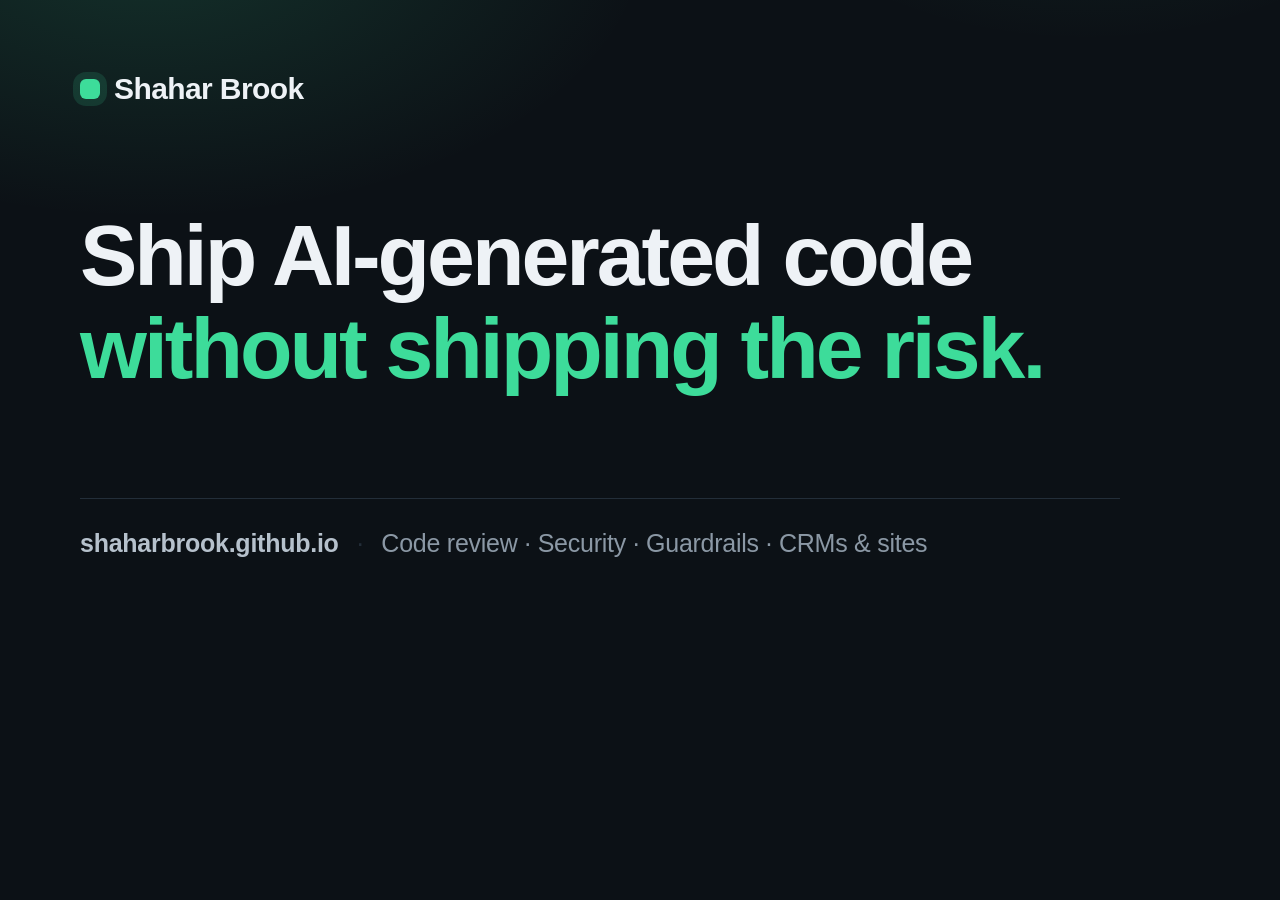
<file: tools/og-template.html>
<!doctype html>
<!-- ==========================================================================
     Open Graph image template — 1200×630.

     This is a generator, not part of the published site. It renders to
     assets/img/og.png, which is what WhatsApp, LinkedIn and Slack show when
     someone shares your link.

     REGENERATE after editing:
       node tools/og-render.mjs

     Colours are copied from the dark-mode tokens in assets/css/styles.css.
     If you change --accent there, change it here too.
     ========================================================================== -->
<html lang="en">
<head>
<meta charset="utf-8">
<style>
  * { margin: 0; padding: 0; box-sizing: border-box; }

  :root {
    --accent: #3ddc9a;
    --bg:     #0c1116;
    --ink:    #eef2f6;
    --ink-2:  #b6c1cc;
    --ink-3:  #8b98a5;
    --line:   #232e39;
  }

  html, body { width: 1200px; height: 630px; }

  body {
    position: relative;
    background: var(--bg);
    color: var(--ink);
    font-family: -apple-system, BlinkMacSystemFont, "Segoe UI", Inter, sans-serif;
    padding: 72px 80px;
    display: flex;
    flex-direction: column;
    justify-content: space-between;
    overflow: hidden;
  }

  /* Same accent wash as the hero, so the preview and the page feel like one thing. */
  body::before {
    content: "";
    position: absolute;
    inset: -35% -10% auto -12%;
    height: 620px;
    background:
      radial-gradient(46rem 26rem at 20% 25%, rgba(61,220,154,0.16), transparent 68%),
      radial-gradient(32rem 20rem at 84% 6%,  rgba(61,220,154,0.10), transparent 70%);
  }

  .row { position: relative; display: flex; align-items: center; gap: 14px; }

  .mark {
    width: 20px; height: 20px;
    border-radius: 6px;
    background: var(--accent);
    box-shadow: 0 0 0 7px rgba(61,220,154,0.14);
  }

  .name { font-size: 30px; font-weight: 650; letter-spacing: -0.02em; }

  h1 {
    position: relative;
    font-size: 86px;
    line-height: 1.08;
    letter-spacing: -0.035em;
    font-weight: 700;
  }
  h1 .accent { color: var(--accent); display: block; }

  .foot {
    position: relative;
    display: flex;
    align-items: center;
    gap: 18px;
    padding-top: 30px;
    border-top: 1px solid var(--line);
    font-size: 25px;
    color: var(--ink-3);
    letter-spacing: -0.01em;
  }
  .foot .sep { color: var(--line); }
  .foot .url { color: var(--ink-2); font-weight: 600; }
</style>
</head>
<body>

  <div class="row">
    <span class="mark"></span>
    <span class="name">Shahar&nbsp;Brook</span>
  </div>

  <!-- Keep this to two lines. Three lines at this size overflows the card. -->
  <h1>
    Ship AI-generated code
    <span class="accent">without shipping the risk.</span>
  </h1>

  <div class="foot">
    <span class="url">shaharbrook.github.io</span>
    <span class="sep">·</span>
    <span>Code review · Security · Guardrails · CRMs &amp; sites</span>
  </div>

</body>
</html>
</file>
<file: assets/css/styles.css>
/* ==========================================================================
   Shahar Brook — portfolio
   Single stylesheet. No build step, no framework.

   Structure:
     1. Design tokens  (colors, type, spacing)  <- START HERE to rebrand
     2. Reset & base
     3. Layout primitives
     4. Components (buttons, cards, tags)
     5. Sections
     6. Motion & print
   ========================================================================== */


/* ==========================================================================
   1. DESIGN TOKENS
   Change the accent in ONE place and the whole site follows.
   ========================================================================== */

:root {
  /* ---- Accent -----------------------------------------------------------
     A deep teal-green: reads as "passing check" without being a stock blue.
     Other tasteful options, already contrast-checked against white text:
       cobalt   #1d4ed8      plum      #6d28d9
       rust     #b03d1a      slate-ink #1f2937
     ------------------------------------------------------------------- */
  --accent:        #0b6b53;
  --accent-hover:  #095843;
  --accent-ink:    #ffffff;              /* text sitting ON the accent */
  --accent-soft:   rgba(11, 107, 83, 0.08);
  --accent-line:   rgba(11, 107, 83, 0.22);

  /* ---- Neutrals --------------------------------------------------------- */
  --bg:        #fbfbfc;
  --bg-alt:    #f4f5f7;                  /* alternating section background */
  --surface:   #ffffff;                  /* cards */
  --ink:       #0d1117;                  /* headings */
  --ink-2:     #3d4753;                  /* body copy */
  --ink-3:     #5b6572;                  /* muted / labels */
  --line:      #e4e6ea;                  /* borders */
  --line-soft: #eceef1;

  /* ---- "Fill this in" highlight ----------------------------------------
     Marks placeholder copy so you cannot ship it by accident.
     Delete the .fill rule in section 4 once the site is finished.
     ------------------------------------------------------------------- */
  --fill-bg:  #fff5d6;
  --fill-ink: #6b4e00;

  /* ---- Type -------------------------------------------------------------
     System stack: zero network requests, instant first paint.
     Want a custom face? Add ONE self-hosted variable font and put it at the
     front of --font-sans. Avoid Google Fonts <link> tags — they cost a
     round-trip before text can render.
     ------------------------------------------------------------------- */
  --font-sans: ui-sans-serif, -apple-system, BlinkMacSystemFont, "Segoe UI",
               Inter, Roboto, "Helvetica Neue", Arial, sans-serif;
  --font-mono: ui-monospace, SFMono-Regular, "SF Mono", Menlo, Consolas,
               "Liberation Mono", monospace;

  /* Fluid type: min size on a phone, max on desktop, no media queries. */
  --step--1: clamp(0.84rem, 0.81rem + 0.15vw, 0.92rem);
  --step-0:  clamp(1rem,    0.97rem + 0.16vw, 1.09rem);
  --step-1:  clamp(1.16rem, 1.09rem + 0.34vw, 1.38rem);
  --step-2:  clamp(1.4rem,  1.26rem + 0.68vw, 1.85rem);
  --step-3:  clamp(1.75rem, 1.5rem  + 1.25vw, 2.6rem);
  --step-4:  clamp(2.2rem,  1.65rem + 2.75vw, 4rem);

  /* ---- Space & shape ---------------------------------------------------- */
  --gutter:      clamp(1.15rem, 4vw, 2rem);
  --measure:     68ch;                   /* max readable line length */
  --container:   1120px;
  --section-y:   clamp(4rem, 9vw, 7.5rem);
  --radius:      14px;
  --radius-lg:   20px;
  --radius-pill: 999px;

  --shadow-sm: 0 1px 2px rgba(13, 17, 23, 0.05);
  --shadow-md: 0 4px 16px -6px rgba(13, 17, 23, 0.12);
  --shadow-lg: 0 18px 44px -22px rgba(13, 17, 23, 0.28);

  color-scheme: light dark;
}

/* ---- Dark mode ----------------------------------------------------------
   Only the tokens change. No component rule is duplicated.
   To force a single theme, delete this whole block.
   ---------------------------------------------------------------------- */
@media (prefers-color-scheme: dark) {
  :root {
    --accent:       #3ddc9a;
    --accent-hover: #58e8ab;
    --accent-ink:   #04241b;
    --accent-soft:  rgba(61, 220, 154, 0.10);
    --accent-line:  rgba(61, 220, 154, 0.26);

    --bg:        #0c1116;
    --bg-alt:    #0f161d;
    --surface:   #131b23;
    --ink:       #eef2f6;
    --ink-2:     #b6c1cc;
    --ink-3:     #8b98a5;
    --line:      #232e39;
    --line-soft: #1b242d;

    --fill-bg:  rgba(255, 196, 61, 0.14);
    --fill-ink: #f5cf7a;

    --shadow-sm: 0 1px 2px rgba(0, 0, 0, 0.4);
    --shadow-md: 0 4px 16px -6px rgba(0, 0, 0, 0.55);
    --shadow-lg: 0 18px 44px -22px rgba(0, 0, 0, 0.8);
  }
}


/* ==========================================================================
   2. RESET & BASE
   ========================================================================== */

*, *::before, *::after { box-sizing: border-box; }

* { margin: 0; }

html {
  -webkit-text-size-adjust: 100%;
  scroll-behavior: smooth;
  scroll-padding-top: 5.5rem;            /* clears the sticky header on jumps */
  /* Safety net against a stray wide element. `clip` rather than `hidden`
     because hidden would turn this into a scroll container and break the
     sticky header. */
  overflow-x: clip;
}

body {
  background: var(--bg);
  color: var(--ink-2);
  font-family: var(--font-sans);
  font-size: var(--step-0);
  line-height: 1.65;
  -webkit-font-smoothing: antialiased;
  text-rendering: optimizeLegibility;
}

h1, h2, h3, h4 {
  color: var(--ink);
  line-height: 1.12;
  letter-spacing: -0.022em;
  text-wrap: balance;
  font-weight: 650;
}

p { text-wrap: pretty; }

a { color: inherit; }

ul { list-style: none; padding: 0; }

svg { display: block; }

img { max-width: 100%; height: auto; display: block; }

/* Visible, consistent keyboard focus everywhere. */
:focus-visible {
  outline: 2px solid var(--accent);
  outline-offset: 3px;
  border-radius: 4px;
}

.skip-link {
  position: absolute;
  left: 50%;
  top: 0;
  transform: translate(-50%, -110%);
  z-index: 100;
  padding: 0.7rem 1.2rem;
  background: var(--accent);
  color: var(--accent-ink);
  border-radius: 0 0 var(--radius) var(--radius);
  font-weight: 600;
  text-decoration: none;
  transition: transform 0.16s ease;
}
.skip-link:focus-visible { transform: translate(-50%, 0); }


/* ==========================================================================
   2b. BILINGUAL (EN / HE) + RTL
   Every string exists twice in index.html: one element with lang="en" and
   one with lang="he". This one rule decides which is on screen — the <html>
   lang attribute is the master switch, set before paint by the inline script.

   Consequences worth knowing:
     - It works with JavaScript disabled (English shows, ?lang=he switches).
     - Both languages are in the DOM, so both are crawlable.
     - display:none also removes the hidden copy from the accessibility tree,
       so a screen reader never announces the page twice.

   The :not(.lang-btn) exception keeps the EN/עב switch itself always visible.
   ========================================================================== */

html[lang="en"] [lang="he"]:not(.lang-btn),
html[lang="he"] [lang="en"]:not(.lang-btn) { display: none; }

/* ---- Hebrew typography --------------------------------------------------
   Hebrew has no uppercase and no ascender/descender rhythm to speak of, so
   the tight tracking and small-caps treatment tuned for Latin look wrong.
   Slightly looser lines, no negative tracking.
   ---------------------------------------------------------------------- */
html[lang="he"] body {
  font-family: "Assistant", "Rubik", "Heebo", "Noto Sans Hebrew",
               "Arial Hebrew", var(--font-sans);
  line-height: 1.75;
}
html[lang="he"] h1,
html[lang="he"] h2,
html[lang="he"] h3,
html[lang="he"] h4 { letter-spacing: 0; line-height: 1.25; }
html[lang="he"] .hero-title { letter-spacing: 0; line-height: 1.2; }
html[lang="he"] .eyebrow,
html[lang="he"] .case-label { letter-spacing: 0.02em; }

/* ---- RTL mirroring ------------------------------------------------------
   Layout itself needs no RTL rules: the whole stylesheet uses logical
   properties (padding-inline-start, border-inline-start, inset-inline-start),
   which flip automatically. Only these three visual details are directional.
   ---------------------------------------------------------------------- */
[dir="rtl"] .hero::before   { transform: scaleX(-1); }  /* mirror the accent wash */
[dir="rtl"] .btn-icon-arrow { transform: scaleX(-1); }  /* arrow points the other way */
/* Tags are Latin technical labels ("647 tests", "React 19"), so their inner
   text must stay LTR — otherwise bidi renders "647 tests" as "tests 647".
   The list order still mirrors, which is correct. Drop `direction` here if you
   ever add a Hebrew tag. */
[dir="rtl"] .tag {
  font-family: var(--font-sans);          /* mono has no Hebrew */
  direction: ltr;
  unicode-bidi: isolate;
}
/* NB: only .btn-icon-arrow mirrors. Brand marks like the WhatsApp glyph must
   never be flipped — a mirrored logo is a wrong logo. */


/* ==========================================================================
   3. LAYOUT PRIMITIVES
   ========================================================================== */

.container {
  width: 100%;
  max-width: var(--container);
  margin-inline: auto;
  padding-inline: var(--gutter);
}

.section { padding-block: var(--section-y); }

.section-alt {
  background: var(--bg-alt);
  border-block: 1px solid var(--line-soft);
}

.section-head {
  max-width: 40rem;
  margin-bottom: clamp(2.25rem, 5vw, 3.5rem);
}

.section-title {
  font-size: var(--step-3);
  margin-top: 0.5rem;
}

.section-lead {
  margin-top: 1rem;
  font-size: var(--step-1);
  color: var(--ink-3);
  line-height: 1.55;
}

.eyebrow {
  font-size: var(--step--1);
  font-weight: 600;
  letter-spacing: 0.09em;
  text-transform: uppercase;
  color: var(--accent);
}

.grid { display: grid; gap: clamp(1rem, 2.2vw, 1.5rem); }

/* Service grid: 1 column on a phone, 2 on a tablet, 4 on desktop.
   Explicit rather than auto-fit, because with exactly four cards auto-fit
   lands on 3 + 1 at common desktop widths, which reads as a mistake.
   If you go to 5 or 6 services, swap this for:
     grid-template-columns: repeat(auto-fit, minmax(min(100%, 15rem), 1fr)); */
.grid-services { grid-template-columns: 1fr; }
@media (min-width: 34em) { .grid-services { grid-template-columns: repeat(2, 1fr); } }
@media (min-width: 66em) { .grid-services { grid-template-columns: repeat(4, 1fr); } }

/* Tutoring grid: three cards, so 1 column on a phone and 3 once they fit. */
.grid-tutoring { grid-template-columns: 1fr; }
@media (min-width: 56em) { .grid-tutoring { grid-template-columns: repeat(3, 1fr); } }

.accent-text { color: var(--accent); }


/* ==========================================================================
   4. COMPONENTS
   ========================================================================== */

/* ---- Buttons ------------------------------------------------------------ */

.btn {
  --btn-py: 0.68rem;
  --btn-px: 1.15rem;
  display: inline-flex;
  align-items: center;
  justify-content: center;
  gap: 0.5rem;
  padding: var(--btn-py) var(--btn-px);
  border: 1px solid transparent;
  border-radius: var(--radius-pill);
  font: inherit;
  font-weight: 600;
  line-height: 1.2;
  text-decoration: none;
  white-space: nowrap;
  cursor: pointer;
  transition: background-color 0.16s ease, border-color 0.16s ease,
              transform 0.16s ease, box-shadow 0.16s ease;
}

.btn-lg { --btn-py: 0.9rem; --btn-px: 1.6rem; font-size: var(--step-0); }
.btn-sm { --btn-py: 0.5rem; --btn-px: 0.95rem; font-size: var(--step--1); }

.btn-primary {
  background: var(--accent);
  color: var(--accent-ink);
  box-shadow: var(--shadow-md);
}
.btn-primary:hover { background: var(--accent-hover); transform: translateY(-1px); }
.btn-primary:active { transform: translateY(0); }

.btn-ghost {
  background: transparent;
  color: var(--ink);
  border-color: var(--line);
}
.btn-ghost:hover { border-color: var(--accent); color: var(--accent); }

.btn-icon { width: 1.1em; height: 1.1em; flex: none; }

/* ---- Language switch ----------------------------------------------------
   A two-state segmented control. These are real <a href="?lang=..."> links,
   so they still work if JavaScript never runs; main.js upgrades them to an
   in-place swap. The active one is marked with aria-current="true".
   ---------------------------------------------------------------------- */
.lang-switch {
  display: flex;
  flex: none;
  padding: 2px;
  border: 1px solid var(--line);
  border-radius: var(--radius-pill);
  background: var(--surface);
}

.lang-btn {
  padding: 0.3rem 0.6rem;
  border-radius: var(--radius-pill);
  color: var(--ink-3);
  font-size: 0.78rem;
  font-weight: 650;
  line-height: 1.3;
  text-decoration: none;
  white-space: nowrap;
  transition: background-color 0.15s ease, color 0.15s ease;
}
.lang-btn:hover { color: var(--ink); }
.lang-btn[aria-current="true"] {
  background: var(--accent);
  color: var(--accent-ink);
}

/* ---- Placeholder highlight ---------------------------------------------
   Every bit of copy I could not know is wrapped in <span class="fill">.
   Search the HTML for `class="fill"` to find them all, then delete this rule.
   ---------------------------------------------------------------------- */
.fill {
  background: var(--fill-bg);
  color: var(--fill-ink);
  padding: 0.05em 0.3em;
  border-radius: 5px;
  box-decoration-break: clone;
  -webkit-box-decoration-break: clone;
  /* Keeps the brackets and any Latin/digits inside from being reordered by
     the bidi algorithm when the placeholder sits in a Hebrew sentence. */
  unicode-bidi: isolate;
}

/* Inline code — identifiers inside prose (`where`, `localStorage`).
   direction + isolate matter: a Latin identifier dropped into a Hebrew
   sentence would otherwise drag surrounding punctuation to the wrong side. */
code {
  font-family: var(--font-mono);
  font-size: 0.87em;
  padding: 0.1em 0.34em;
  border-radius: 5px;
  background: var(--accent-soft);
  color: var(--ink);
  direction: ltr;
  unicode-bidi: isolate;
  white-space: nowrap;
}

/* Utility: wrap anything that must stay left-to-right inside Hebrew copy —
   emails, URLs, version numbers, "10+", "99.9%".
   Example: <span class="ltr">99.9%</span> uptime
   Without it the bidi algorithm moves the % or + to the wrong side. */
.ltr {
  direction: ltr;
  unicode-bidi: isolate;
}

/* ---- Cards -------------------------------------------------------------- */

.card {
  display: flex;
  flex-direction: column;
  padding: clamp(1.3rem, 2.6vw, 1.75rem);
  background: var(--surface);
  border: 1px solid var(--line);
  border-radius: var(--radius-lg);
  box-shadow: var(--shadow-sm);
  transition: border-color 0.18s ease, box-shadow 0.18s ease, transform 0.18s ease;
}
.card:hover {
  border-color: var(--accent-line);
  box-shadow: var(--shadow-md);
  transform: translateY(-2px);
}

.card-icon {
  display: grid;
  place-items: center;
  width: 2.6rem;
  height: 2.6rem;
  margin-bottom: 1.1rem;
  border-radius: 10px;
  background: var(--accent-soft);
  color: var(--accent);
}
.card-icon svg { width: 1.4rem; height: 1.4rem; }

.card-title { font-size: var(--step-1); }

.card-body {
  margin-top: 0.65rem;
  color: var(--ink-2);
  font-size: var(--step-0);
}

.card-list {
  /* auto pushes the list to the bottom, so the divider lines sit on a
     consistent baseline even when the cards have different body lengths */
  margin-top: auto;
  padding-top: 1.1rem;
  border-top: 1px solid var(--line-soft);
  display: grid;
  gap: 0.5rem;
  font-size: var(--step--1);
  color: var(--ink-3);
}
.card-list li { position: relative; padding-inline-start: 1.35rem; }
.card-list li::before {
  content: "";
  position: absolute;
  inset-inline-start: 0.15rem;
  top: 0.58em;
  width: 0.42rem;
  height: 0.42rem;
  border-radius: 50%;
  background: var(--accent);
}

/* ---- Tags --------------------------------------------------------------- */

.tags { display: flex; flex-wrap: wrap; gap: 0.4rem; }

.tag {
  padding: 0.22rem 0.6rem;
  border: 1px solid var(--line);
  border-radius: var(--radius-pill);
  background: var(--bg);
  color: var(--ink-3);
  font-family: var(--font-mono);
  font-size: 0.75rem;
  letter-spacing: -0.01em;
  white-space: nowrap;
}


/* ==========================================================================
   5. SECTIONS
   ========================================================================== */

/* ---- Header ------------------------------------------------------------- */

.site-header {
  position: sticky;
  top: 0;
  z-index: 50;
  background: color-mix(in srgb, var(--bg) 88%, transparent);
  backdrop-filter: saturate(180%) blur(12px);
  -webkit-backdrop-filter: saturate(180%) blur(12px);
  border-bottom: 1px solid transparent;
  transition: border-color 0.2s ease;
}
/* .is-stuck is toggled in main.js once you scroll past the hero top. */
.site-header.is-stuck { border-bottom-color: var(--line); }

.header-inner {
  display: flex;
  align-items: center;
  gap: 1rem;
  min-height: 4.25rem;
}

.wordmark {
  display: inline-flex;
  align-items: center;
  gap: 0.55rem;
  font-weight: 650;
  color: var(--ink);
  text-decoration: none;
  letter-spacing: -0.02em;
}
.wordmark-mark {
  width: 0.7rem;
  height: 0.7rem;
  border-radius: 3px;
  background: var(--accent);
  box-shadow: 0 0 0 3px var(--accent-soft);
}

.site-nav { margin-inline-start: auto; }
.site-nav ul { display: flex; gap: 0.35rem; }
.site-nav a {
  display: inline-block;
  white-space: nowrap;
  padding: 0.45rem 0.75rem;
  border-radius: 8px;
  color: var(--ink-3);
  font-size: var(--step--1);
  font-weight: 550;
  text-decoration: none;
  transition: color 0.15s ease, background-color 0.15s ease;
}
.site-nav a:hover { color: var(--ink); background: var(--accent-soft); }

/* On phones: hide the inline nav, keep the language switch and the CTA. The
   page is short enough that a hamburger menu would be pure decoration — and
   one more thing to break. */
@media (max-width: 47.99em) {
  .site-nav { display: none; }
  .lang-switch { margin-inline-start: auto; }
}

/* Narrow phones: the header carries three things, so tighten everything
   rather than dropping one of them. */
@media (max-width: 25em) {
  .header-inner { gap: 0.5rem; }
  .wordmark { font-size: 0.95rem; gap: 0.4rem; }
  .header-cta { --btn-px: 0.7rem; }
  .lang-btn { padding-inline: 0.45rem; }
}

/* ---- Hero --------------------------------------------------------------- */

.hero {
  position: relative;
  padding-block: clamp(3.5rem, 11vw, 8rem) clamp(3.5rem, 8vw, 6rem);
  overflow: hidden;
}

/* Soft accent wash behind the headline. Purely CSS — no image, no cost. */
.hero::before {
  content: "";
  position: absolute;
  inset: -30% 0 auto -10%;
  height: 42rem;
  background:
    radial-gradient(42rem 26rem at 18% 22%, var(--accent-soft), transparent 68%),
    radial-gradient(30rem 20rem at 82% 8%,  var(--accent-soft), transparent 70%);
  pointer-events: none;
}

.hero-inner { position: relative; max-width: 54rem; }

.hero-title {
  margin-top: 1rem;
  font-size: var(--step-4);
  letter-spacing: -0.032em;
  font-weight: 700;
  text-wrap: pretty;                     /* balance would fight the two lines */
}
.hero-line { display: block; }
.nowrap { white-space: nowrap; }

.hero-sub {
  margin-top: 1.4rem;
  max-width: 46rem;
  font-size: var(--step-1);
  line-height: 1.55;
  color: var(--ink-2);
}

.hero-actions {
  display: flex;
  flex-wrap: wrap;
  gap: 0.75rem;
  margin-top: 2.2rem;
}

/* Full-width stacked buttons on small phones — bigger tap targets. */
@media (max-width: 26em) {
  .hero-actions .btn,
  .contact-actions .btn { width: 100%; }
}

.hero-proof {
  display: flex;
  flex-wrap: wrap;
  gap: 0.6rem 1.5rem;
  margin-top: 2.5rem;
  padding-top: 1.5rem;
  border-top: 1px solid var(--line);
  font-size: var(--step--1);
  color: var(--ink-3);
}
.hero-proof li { position: relative; padding-inline-start: 1.3rem; }
.hero-proof li::before {
  content: "";
  position: absolute;
  inset-inline-start: 0;
  top: 0.42em;
  width: 0.85rem;
  height: 0.85rem;
  background: var(--accent);
  /* checkmark, drawn with a mask so it inherits the accent token */
  -webkit-mask: url("data:image/svg+xml,%3Csvg xmlns='http://www.w3.org/2000/svg' viewBox='0 0 16 16'%3E%3Cpath d='M6.2 11.4 3.3 8.5l1-1 1.9 1.9 4.5-4.6 1 1z'/%3E%3C/svg%3E") center / contain no-repeat;
          mask: url("data:image/svg+xml,%3Csvg xmlns='http://www.w3.org/2000/svg' viewBox='0 0 16 16'%3E%3Cpath d='M6.2 11.4 3.3 8.5l1-1 1.9 1.9 4.5-4.6 1 1z'/%3E%3C/svg%3E") center / contain no-repeat;
}

/* ---- Selected work ------------------------------------------------------ */

.cases { display: grid; gap: clamp(1.25rem, 2.5vw, 1.75rem); }

.case {
  padding: clamp(1.4rem, 3.2vw, 2.5rem);
  background: var(--surface);
  border: 1px solid var(--line);
  border-radius: var(--radius-lg);
  box-shadow: var(--shadow-sm);
  transition: border-color 0.18s ease, box-shadow 0.18s ease;
}
.case:hover { border-color: var(--accent-line); box-shadow: var(--shadow-md); }

.case-head {
  display: flex;
  flex-wrap: wrap;
  align-items: start;
  justify-content: space-between;
  gap: 0.85rem 1.5rem;
  padding-bottom: 1.4rem;
  margin-bottom: 1.6rem;
  border-bottom: 1px solid var(--line-soft);
}

.case-title { font-size: var(--step-2); }

.case-role {
  margin-top: 0.35rem;
  font-size: var(--step--1);
  color: var(--ink-3);
}

/* "View live" link on a case study. A working URL a prospect can click is the
   single most persuasive thing in this section — give it real prominence. */
.case-link {
  display: inline-flex;
  align-items: center;
  gap: 0.32rem;
  margin-top: 0.6rem;
  color: var(--accent);
  font-size: var(--step--1);
  font-weight: 600;
  text-decoration: none;
  border-bottom: 1px solid var(--accent-line);
  transition: border-color 0.15s ease;
}
.case-link:hover { border-bottom-color: var(--accent); }
/* The external-link glyph is a convention, not a direction — never mirror it. */
.case-link svg { width: 0.85em; height: 0.85em; flex: none; }

/* Sets expectations for a link that leads somewhere gated. Without this a
   prospect clicks through to a login wall and learns nothing. */
.case-note {
  margin-top: 0.5rem;
  max-width: 32rem;
  font-size: var(--step--1);
  line-height: 1.5;
  color: var(--ink-3);
}

/* Two columns from tablet up; the wide blocks span both. */
.case-grid {
  display: grid;
  gap: clamp(1.25rem, 2.5vw, 2rem);
}
@media (min-width: 44em) {
  .case-grid { grid-template-columns: 1fr 1fr; }
  .case-block-wide { grid-column: 1 / -1; }
}

.case-label {
  font-size: var(--step--1);
  font-weight: 600;
  letter-spacing: 0.07em;
  text-transform: uppercase;
  color: var(--ink-3);
  margin-bottom: 0.55rem;
}

.case-block p { max-width: var(--measure); }

.case-decisions {
  display: grid;
  gap: 0.9rem;
  max-width: var(--measure);
}
.case-decisions li {
  position: relative;
  padding-inline-start: 1.5rem;
  border-inline-start: 2px solid var(--accent-line);
  padding-block: 0.05rem;
}
.case-decisions strong { color: var(--ink); font-weight: 600; }

/* ---- Case study screenshots + lightbox ---------------------------------
   The markup is commented out in index.html until real image files exist —
   a broken <img> looks worse than no gallery. See the README.
   ---------------------------------------------------------------------- */

.shots {
  display: grid;
  gap: clamp(0.85rem, 2vw, 1.25rem);
  grid-template-columns: repeat(auto-fit, minmax(min(100%, 17rem), 1fr));
}

.shot {
  display: block;
  border: 1px solid var(--line);
  border-radius: var(--radius);
  overflow: hidden;
  background: var(--bg-alt);
  transition: border-color 0.18s ease, transform 0.18s ease;
}
.shot:hover { border-color: var(--accent); transform: translateY(-2px); }
/* aspect-ratio + object-fit means a slightly wrong image size cannot shift
   the layout while it loads. */
.shot img { width: 100%; height: auto; aspect-ratio: 16 / 10; object-fit: cover; }

.shot-cap {
  margin-top: 0.5rem;
  font-size: var(--step--1);
  line-height: 1.45;
  color: var(--ink-3);
}

/* Native <dialog>: Escape-to-close and focus trapping for free, no library.

   `inset: 0` + `margin: auto` is what centres a modal dialog on both axes.
   The UA stylesheet already sets both, but the global `* { margin: 0 }` reset
   at the top of this file overrides the margin — which collapses the dialog
   into the top-left corner. Restated here explicitly so the centring does not
   depend on a rule the reset is fighting. */
.lightbox {
  position: fixed;
  inset: 0;
  margin: auto;
  width: fit-content;
  height: fit-content;
  max-width: min(94vw, 1400px);
  max-height: 90vh;
  padding: 0;
  border: 1px solid var(--line);
  border-radius: var(--radius);
  background: var(--surface);
  overflow: hidden;
}
.lightbox::backdrop { background: rgba(6, 10, 14, 0.82); }
.lightbox img { display: block; max-width: min(94vw, 1400px); max-height: 90vh;
                width: auto; height: auto; object-fit: contain; }

.lightbox-close {
  position: absolute;
  top: 0.6rem;
  inset-inline-end: 0.6rem;
  width: 2.1rem;
  height: 2.1rem;
  display: grid;
  place-items: center;
  border: 1px solid var(--line);
  border-radius: 50%;
  background: var(--surface);
  color: var(--ink);
  font: inherit;
  font-size: 1.1rem;
  line-height: 1;
  cursor: pointer;
}
.lightbox-close:hover { border-color: var(--accent); color: var(--accent); }

.case-result {
  padding: 0.9rem 1.1rem;
  background: var(--accent-soft);
  border-radius: var(--radius);
  color: var(--ink);
  font-weight: 550;
}

/* ---- About -------------------------------------------------------------- */

.about-grid {
  display: grid;
  gap: clamp(2rem, 5vw, 3.5rem);
  align-items: start;
}
@media (min-width: 56em) {
  .about-grid { grid-template-columns: minmax(0, 1.6fr) minmax(0, 1fr); }
}

.about-main .section-title { margin-bottom: 1.5rem; }

.about-body {
  max-width: var(--measure);
  font-size: var(--step-0);
}
.about-body + .about-body { margin-top: 1rem; }

.about-side {
  padding: clamp(1.3rem, 2.6vw, 1.75rem);
  background: var(--surface);
  border: 1px solid var(--line);
  border-radius: var(--radius-lg);
  box-shadow: var(--shadow-sm);
}

.about-side-title {
  font-size: var(--step--1);
  font-weight: 600;
  letter-spacing: 0.07em;
  text-transform: uppercase;
  color: var(--ink-3);
  margin-bottom: 1rem;
}

.facts { display: grid; gap: 0.85rem; }
.fact + .fact { padding-top: 0.85rem; border-top: 1px solid var(--line-soft); }
.fact dt {
  font-size: var(--step--1);
  color: var(--ink-3);
  margin-bottom: 0.1rem;
}
.fact dd { margin: 0; color: var(--ink); font-weight: 550; }

/* ---- Contact ------------------------------------------------------------ */

.contact-card {
  padding: clamp(2rem, 5.5vw, 4rem);
  background: var(--surface);
  border: 1px solid var(--line);
  border-radius: clamp(var(--radius-lg), 3vw, 28px);
  box-shadow: var(--shadow-lg);
  text-align: center;
  background-image: radial-gradient(38rem 20rem at 50% -20%, var(--accent-soft), transparent 70%);
}

.contact-title { font-size: var(--step-3); margin-top: 0.6rem; }

.contact-lead {
  margin: 1rem auto 0;
  max-width: 34rem;
  font-size: var(--step-1);
  color: var(--ink-3);
  line-height: 1.55;
}

.contact-actions {
  display: flex;
  flex-wrap: wrap;
  justify-content: center;
  gap: 0.75rem;
  margin-top: 2rem;
}

.socials {
  display: flex;
  flex-wrap: wrap;
  justify-content: center;
  gap: 0.5rem 1.75rem;
  margin-top: 2.25rem;
  padding-top: 1.75rem;
  border-top: 1px solid var(--line-soft);
}
.socials a {
  display: inline-flex;
  align-items: center;
  gap: 0.45rem;
  padding: 0.3rem 0.15rem;
  color: var(--ink-3);
  font-size: var(--step--1);
  font-weight: 550;
  text-decoration: none;
  transition: color 0.15s ease;
}
.socials a:hover { color: var(--accent); }
.socials svg { width: 1.05rem; height: 1.05rem; }

/* ---- Footer ------------------------------------------------------------- */

.site-footer {
  padding-block: 2.5rem;
  border-top: 1px solid var(--line);
  font-size: var(--step--1);
  color: var(--ink-3);
}
.footer-inner {
  display: flex;
  flex-wrap: wrap;
  gap: 0.4rem 1.5rem;
  justify-content: space-between;
}


/* ==========================================================================
   6. MOTION & PRINT
   ========================================================================== */

/* Scroll-reveal. Elements are visible by default and only hidden once JS
   confirms it is running — so the page is never blank without JavaScript. */
.js .reveal {
  opacity: 0;
  transform: translateY(14px);
  transition: opacity 0.5s ease, transform 0.5s cubic-bezier(0.22, 1, 0.36, 1);
}
.js .reveal.is-visible { opacity: 1; transform: none; }

@media (prefers-reduced-motion: reduce) {
  html { scroll-behavior: auto; }
  .js .reveal { opacity: 1; transform: none; transition: none; }
  *, *::before, *::after {
    animation-duration: 0.01ms !important;
    animation-iteration-count: 1 !important;
    transition-duration: 0.01ms !important;
  }
}

@media print {
  .site-header, .skip-link, .hero::before { display: none; }
  body { background: #fff; color: #000; }
  .card, .case, .contact-card, .about-side {
    box-shadow: none;
    border: 1px solid #ccc;
    break-inside: avoid;
  }
}
</file>
